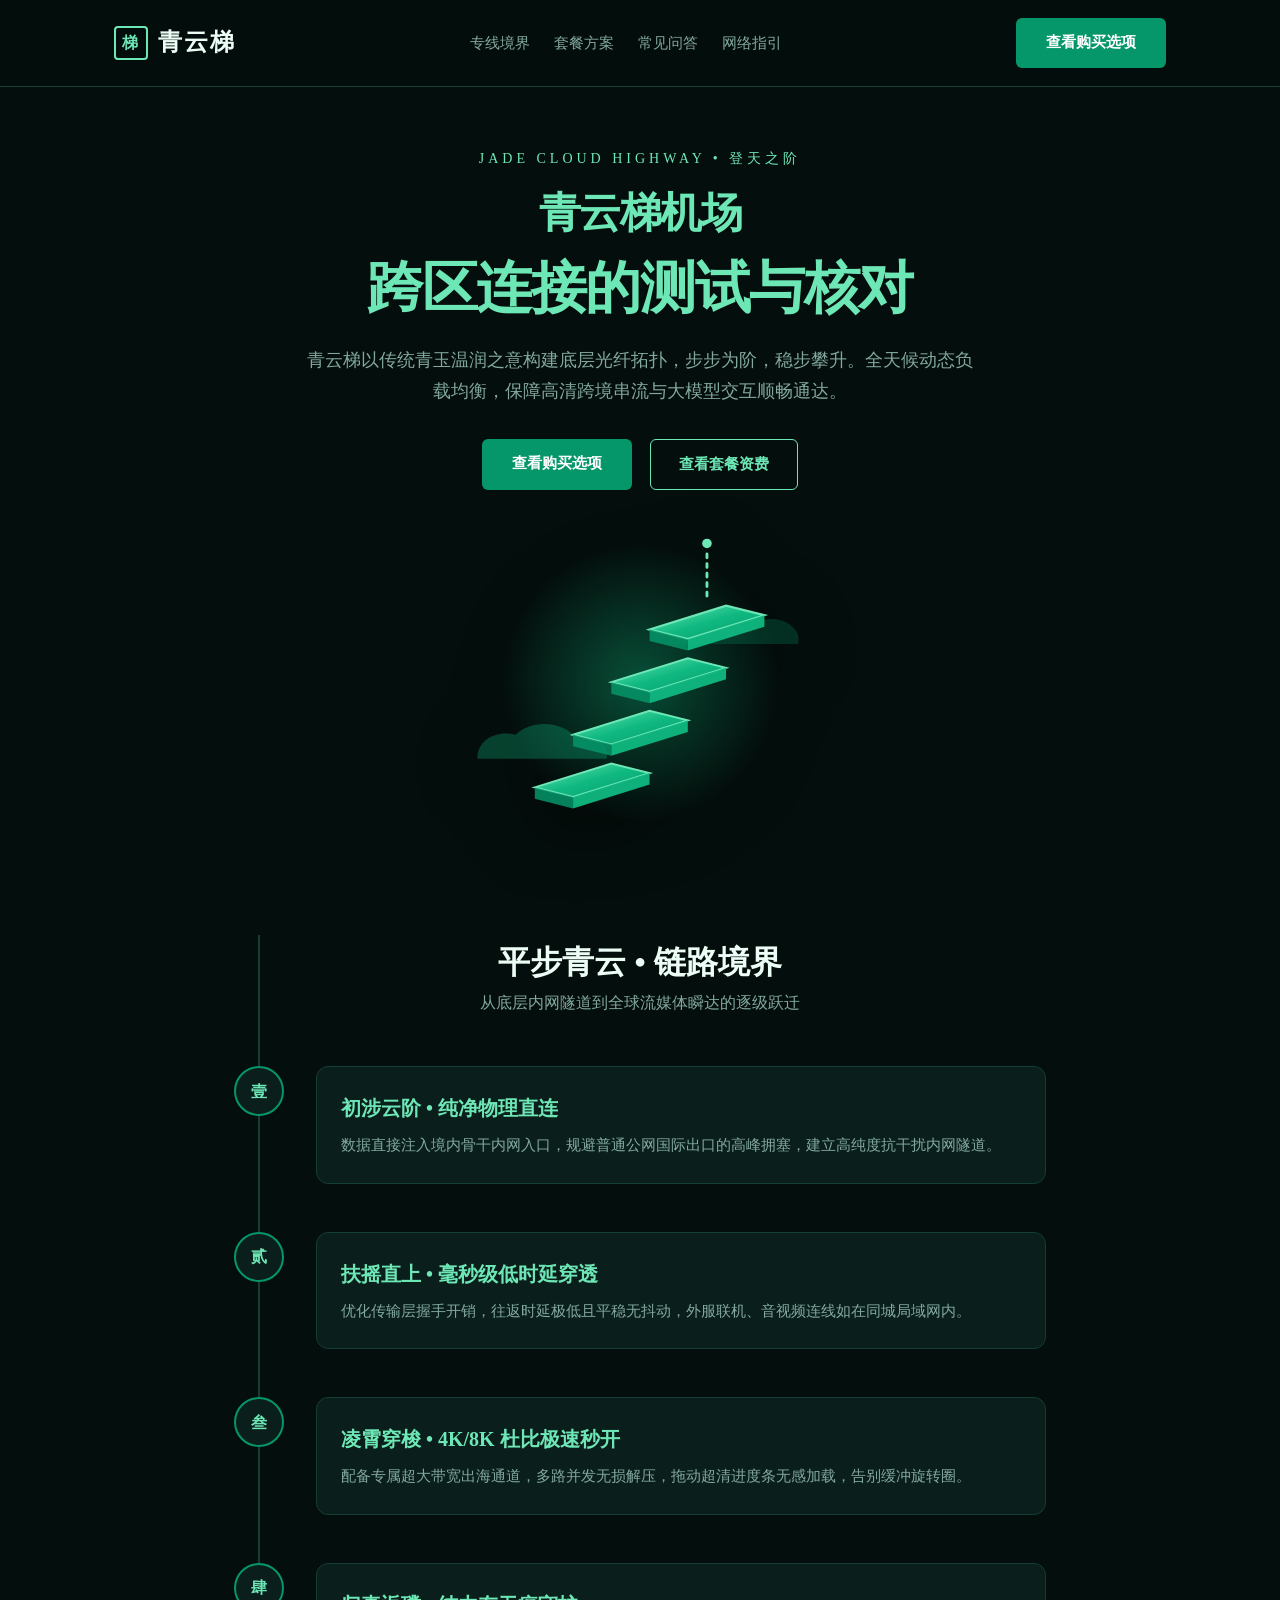
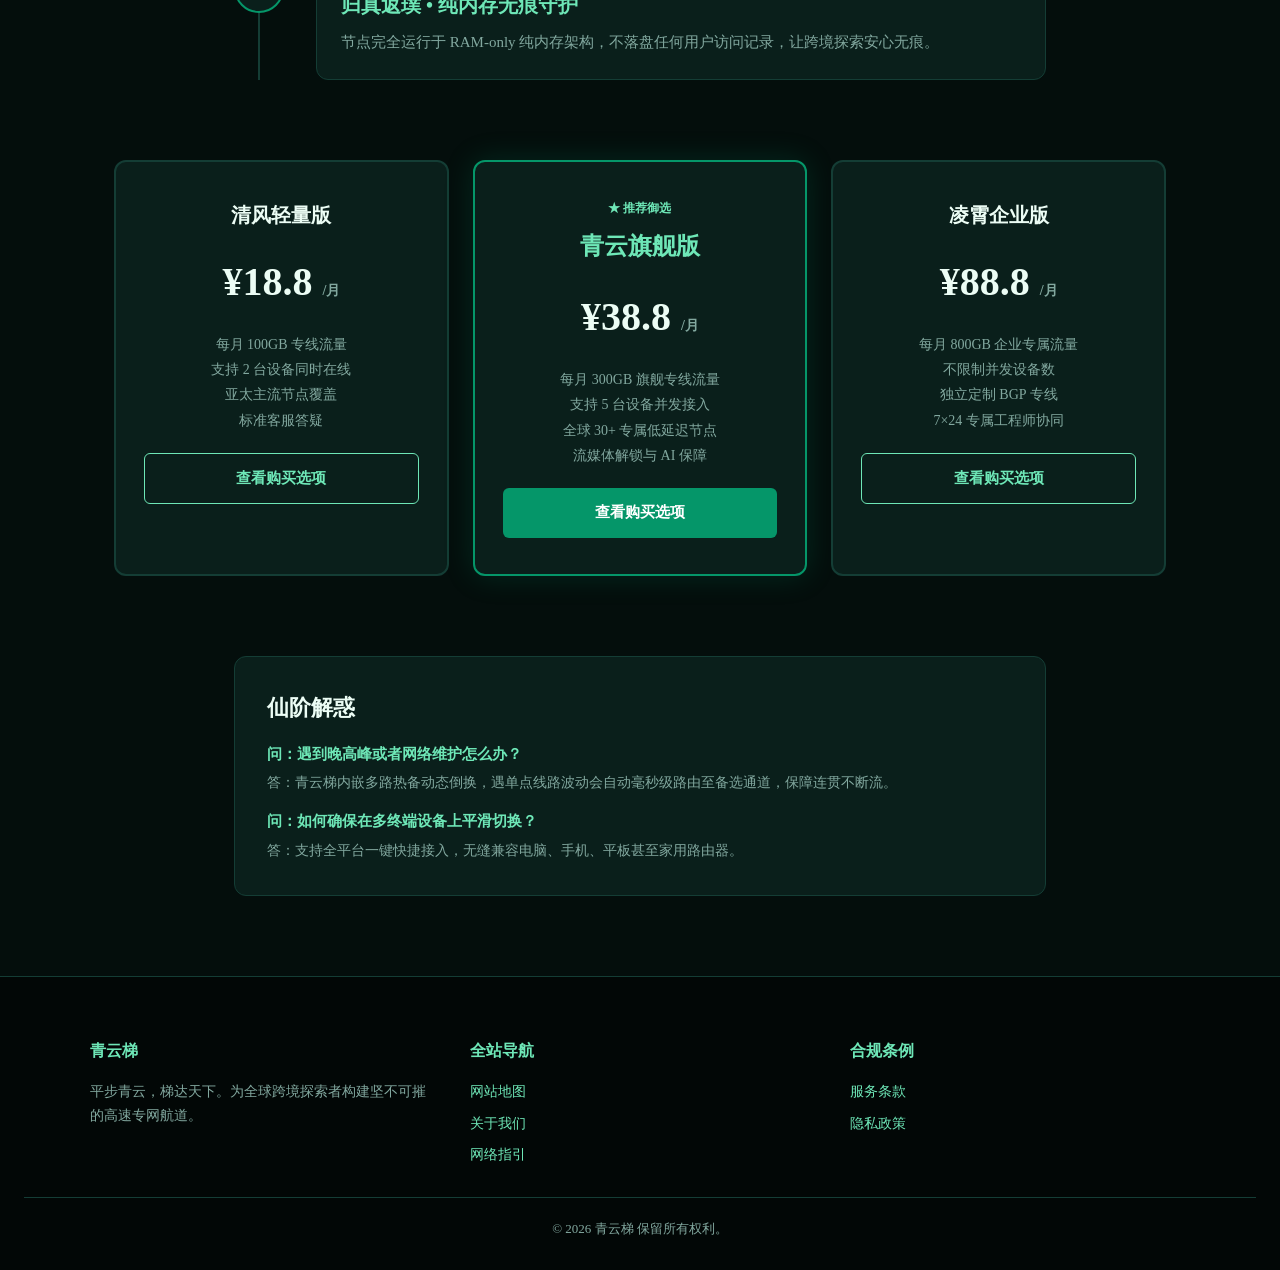
<file: index.html>
<!DOCTYPE html>
<html lang="zh-CN">
<head>
  <meta charset="UTF-8">
  <meta name="viewport" content="width=device-width, initial-scale=1">
  <title>青云梯机场｜跨区连接的测试与核对</title>
  <meta name="description" content="围绕青云梯的跨区连接的测试与核对整理实用资料。按自己的设备、使用场景与预算核对服务条件，再查看外部购买页面的具体商品和条款。">
  <link rel="canonical" href="https://qingyunticloud.best/">
  <link rel="stylesheet" href="style.css">
  <meta property="og:type" content="website">
  <meta property="og:title" content="青云梯机场｜跨区连接的测试与核对">
  <meta property="og:description" content="围绕青云梯的跨区连接的测试与核对整理实用资料。按自己的设备、使用场景与预算核对服务条件，再查看外部购买页面的具体商品和条款。">
  <meta property="og:url" content="https://qingyunticloud.best/">
  

<meta property="og:site_name" content="青云梯">
<meta name="twitter:title" content="青云梯机场｜跨区连接的测试与核对">
<meta name="twitter:description" content="围绕青云梯的跨区连接的测试与核对整理实用资料。按自己的设备、使用场景与预算核对服务条件，再查看外部购买页面的具体商品和条款。">
<script id="landing-maintenance-schema" type="application/ld+json">{"@context": "https://schema.org", "@type": "WebSite", "name": "青云梯机场｜跨区连接的测试与核对", "url": "https://qingyunticloud.best/", "inLanguage": "zh-CN"}</script>
<link rel="stylesheet" href="landing-maintenance.css">
</head>
<body>

  <!-- Crest Header -->
  <header class="crest-header">
    <div class="crest-inner">
      <a href="index.html" class="crest-logo">
        <span class="crest-seal">梯</span>
        <span>青云梯</span>
      </a>
      <ul class="crest-menu">
        <li><a href="#ascend">专线境界</a></li>
        <li><a href="#plans">套餐方案</a></li>
        <li><a href="#faq">常见问答</a></li>
        <li><a href="ascend.html">网络指引</a></li>
      </ul>
      <a href="https://ww012.twilightaff.com/#/?code=A56DH1Af" class="btn-jade-primary" target="_blank" rel="nofollow noopener sponsored">查看购买选项</a>
    </div>
  </header>

  <!-- Vertical Ladder Hero -->
  <main class="ladder-hero">
    <div class="ladder-hero-subtitle">JADE CLOUD HIGHWAY • 登天之阶</div>
    <h1 class="ladder-hero-h1" data-landing-title="true"><span class="landing-brand">青云梯机场</span><span class="landing-focus">跨区连接的测试与核对</span></h1>
    <p class="ladder-hero-desc">青云梯以传统青玉温润之意构建底层光纤拓扑，步步为阶，稳步攀升。全天候动态负载均衡，保障高清跨境串流与大模型交互顺畅通达。</p>
    
    <div class="ladder-hero-cta">
      <a href="https://ww012.twilightaff.com/#/?code=A56DH1Af" class="btn-jade-primary" target="_blank" rel="nofollow noopener sponsored">查看购买选项</a>
      <a href="#plans" class="btn-jade-outline" target="_blank">查看套餐资费</a>
    </div>

    <div class="ladder-hero-art">
      
        <div class="motion-art-frame jade-frame" aria-label="青碧云阶玉梯插画">
          <svg class="motion-svg" width="100%" height="340" viewBox="0 0 460 360" fill="none" xmlns="http://www.w3.org/2000/svg">
            <defs>
              <linearGradient id="jadeGrad" x1="0%" y1="0%" x2="100%" y2="100%">
                <stop offset="0%" stop-color="#6ee7b7"/>
                <stop offset="50%" stop-color="#10b981"/>
                <stop offset="100%" stop-color="#059669"/>
              </linearGradient>
              <radialGradient id="jadeGlow" cx="50%" cy="50%" r="50%">
                <stop offset="0%" stop-color="#10b981" stop-opacity="0.4"/>
                <stop offset="100%" stop-color="#10b981" stop-opacity="0"/>
              </radialGradient>
            </defs>
            <circle cx="230" cy="180" r="145" fill="url(#jadeGlow)" class="glow-pulse"/>
            <!-- 层叠青色祥云 -->
            <g class="cloud-drift-1">
              <path d="M 60 260 C 60 240, 80 230, 100 235 C 115 220, 145 220, 160 235 C 180 230, 200 245, 195 260 Z" fill="#10b981" opacity="0.3"/>
            </g>
            <g class="cloud-drift-2">
              <path d="M 260 140 C 260 120, 280 110, 300 115 C 315 100, 345 100, 360 115 C 380 110, 400 125, 395 140 Z" fill="#059669" opacity="0.25"/>
            </g>
            <!-- 步步攀升的悬浮玉石阶梯 -->
            <g class="step-pulse-1">
              <polygon points="120,290 200,265 240,275 160,300" fill="url(#jadeGrad)" stroke="#6ee7b7" stroke-width="2"/>
              <polygon points="120,290 160,300 160,312 120,302" fill="#059669" opacity="0.85"/>
              <polygon points="160,300 240,275 240,287 160,312" fill="#10b981" opacity="0.95"/>
            </g>
            <g class="step-pulse-2">
              <polygon points="160,235 240,210 280,220 200,245" fill="url(#jadeGrad)" stroke="#6ee7b7" stroke-width="2"/>
              <polygon points="160,235 200,245 200,257 160,247" fill="#059669" opacity="0.85"/>
              <polygon points="200,245 280,220 280,232 200,257" fill="#10b981" opacity="0.95"/>
            </g>
            <g class="step-pulse-3">
              <polygon points="200,180 280,155 320,165 240,190" fill="url(#jadeGrad)" stroke="#6ee7b7" stroke-width="2"/>
              <polygon points="200,180 240,190 240,202 200,192" fill="#059669" opacity="0.85"/>
              <polygon points="240,190 320,165 320,177 240,202" fill="#10b981" opacity="0.95"/>
            </g>
            <g class="step-pulse-4">
              <polygon points="240,125 320,100 360,110 280,135" fill="url(#jadeGrad)" stroke="#6ee7b7" stroke-width="2.2"/>
              <polygon points="240,125 280,135 280,147 240,137" fill="#059669" opacity="0.85"/>
              <polygon points="280,135 360,110 360,122 280,147" fill="#10b981" opacity="0.95"/>
            </g>
            <!-- 上升祥瑞光芒丝线 -->
            <line x1="300" y1="90" x2="300" y2="40" stroke="#6ee7b7" stroke-width="3" stroke-linecap="round" stroke-dasharray="4 6" class="ray-ascend"/>
            <circle cx="300" cy="35" r="5" fill="#6ee7b7" class="glow-pulse"/>
          </svg>
        </div>
        
    </div>
  </main>

  <!-- Staircase Timeline (平步青云四重境) -->
  <section id="ascend" class="timeline-section">
    <div style="text-align:center; margin-bottom: 50px;">
      <h2 style="font-size:32px; font-weight:800;">平步青云 • 链路境界</h2>
      <p style="color:var(--muted);">从底层内网隧道到全球流媒体瞬达的逐级跃迁</p>
    </div>
    <div class="timeline-track"></div>

    <div class="timeline-step">
      <div class="timeline-node">壹</div>
      <div class="timeline-body">
        <h3>初涉云阶 • 纯净物理直连</h3>
        <p>数据直接注入境内骨干内网入口，规避普通公网国际出口的高峰拥塞，建立高纯度抗干扰内网隧道。</p>
      </div>
    </div>

    <div class="timeline-step">
      <div class="timeline-node">贰</div>
      <div class="timeline-body">
        <h3>扶摇直上 • 毫秒级低时延穿透</h3>
        <p>优化传输层握手开销，往返时延极低且平稳无抖动，外服联机、音视频连线如在同城局域网内。</p>
      </div>
    </div>

    <div class="timeline-step">
      <div class="timeline-node">叁</div>
      <div class="timeline-body">
        <h3>凌霄穿梭 • 4K/8K 杜比极速秒开</h3>
        <p>配备专属超大带宽出海通道，多路并发无损解压，拖动超清进度条无感加载，告别缓冲旋转圈。</p>
      </div>
    </div>

    <div class="timeline-step">
      <div class="timeline-node">肆</div>
      <div class="timeline-body">
        <h3>归真返璞 • 纯内存无痕守护</h3>
        <p>节点完全运行于 RAM-only 纯内存架构，不落盘任何用户访问记录，让跨境探索安心无痕。</p>
      </div>
    </div>
  </section>

  <!-- Scroll Pricing -->
  <section id="plans" class="scroll-pricing">
    <div class="scroll-card">
      <h3 style="font-size:20px;">清风轻量版</h3>
      <div class="scroll-price">¥18.8 <span style="font-size:14px; color:var(--muted);">/月</span></div>
      <p style="color:var(--muted); font-size:14px; line-height:1.8; margin-bottom:20px;">
        每月 100GB 专线流量<br>支持 2 台设备同时在线<br>亚太主流节点覆盖<br>标准客服答疑
      </p>
      <a href="https://ww012.twilightaff.com/#/?code=A56DH1Af" class="btn-jade-outline" style="display:block;" target="_blank" rel="nofollow noopener sponsored">查看购买选项</a>
    </div>

    <div class="scroll-card elevated">
      <div style="font-size:12px; color:var(--accent); font-weight:700; margin-bottom:8px;">★ 推荐御选</div>
      <h3 style="font-size:24px; color:var(--accent);">青云旗舰版</h3>
      <div class="scroll-price">¥38.8 <span style="font-size:14px; color:var(--muted);">/月</span></div>
      <p style="color:var(--muted); font-size:14px; line-height:1.8; margin-bottom:20px;">
        每月 300GB 旗舰专线流量<br>支持 5 台设备并发接入<br>全球 30+ 专属低延迟节点<br>流媒体解锁与 AI 保障
      </p>
      <a href="https://ww012.twilightaff.com/#/?code=A56DH1Af" class="btn-jade-primary" style="display:block;" target="_blank" rel="nofollow noopener sponsored">查看购买选项</a>
    </div>

    <div class="scroll-card">
      <h3 style="font-size:20px;">凌霄企业版</h3>
      <div class="scroll-price">¥88.8 <span style="font-size:14px; color:var(--muted);">/月</span></div>
      <p style="color:var(--muted); font-size:14px; line-height:1.8; margin-bottom:20px;">
        每月 800GB 企业专属流量<br>不限制并发设备数<br>独立定制 BGP 专线<br>7×24 专属工程师协同
      </p>
      <a href="https://ww012.twilightaff.com/#/?code=A56DH1Af" class="btn-jade-outline" style="display:block;" target="_blank" rel="nofollow noopener sponsored">查看购买选项</a>
    </div>
  </section>

  <!-- FAQ -->
  <section id="faq" style="max-width:860px; margin:60px auto; padding:0 24px;">
    <div style="background:var(--panel); border:1px solid var(--border); border-radius:12px; padding:32px;">
      <h2 style="font-size:22px; margin-bottom:16px;">仙阶解惑</h2>
      <div style="margin-bottom:14px;">
        <h4 style="font-size:15px; color:var(--accent); margin-bottom:4px;">问：遇到晚高峰或者网络维护怎么办？</h4>
        <p style="font-size:14px; color:var(--muted);">答：青云梯内嵌多路热备动态倒换，遇单点线路波动会自动毫秒级路由至备选通道，保障连贯不断流。</p>
      </div>
      <div>
        <h4 style="font-size:15px; color:var(--accent); margin-bottom:4px;">问：如何确保在多终端设备上平滑切换？</h4>
        <p style="font-size:14px; color:var(--muted);">答：支持全平台一键快捷接入，无缝兼容电脑、手机、平板甚至家用路由器。</p>
      </div>
    </div>
  </section>

  <!-- Footer -->
  <footer class="crest-footer">
    <div class="crest-footer-inner">
      <div class="crest-footer-col">
        <h4>青云梯</h4>
        <p style="color:var(--muted); font-size:14px;">平步青云，梯达天下。为全球跨境探索者构建坚不可摧的高速专网航道。</p>
      </div>
      <div class="crest-footer-col">
        <h4>全站导航</h4>
        <ul>
          <li><a href="sitemap.html">网站地图</a></li>
          <li><a href="about.html">关于我们</a></li>
          <li><a href="ascend.html">网络指引</a></li>
        </ul>
      </div>
      <div class="crest-footer-col">
        <h4>合规条例</h4>
        <ul>
          <li><a href="terms.html">服务条款</a></li>
          <li><a href="privacy.html">隐私政策</a></li>
        </ul>
      </div>
    </div>
    <div style="text-align:center; font-size:13px; color:var(--muted); margin-top:30px; padding-top:20px; border-top:1px solid var(--border);">
      © 2026 青云梯 保留所有权利。
    </div>
  </footer>

</body>
</html>
</file>
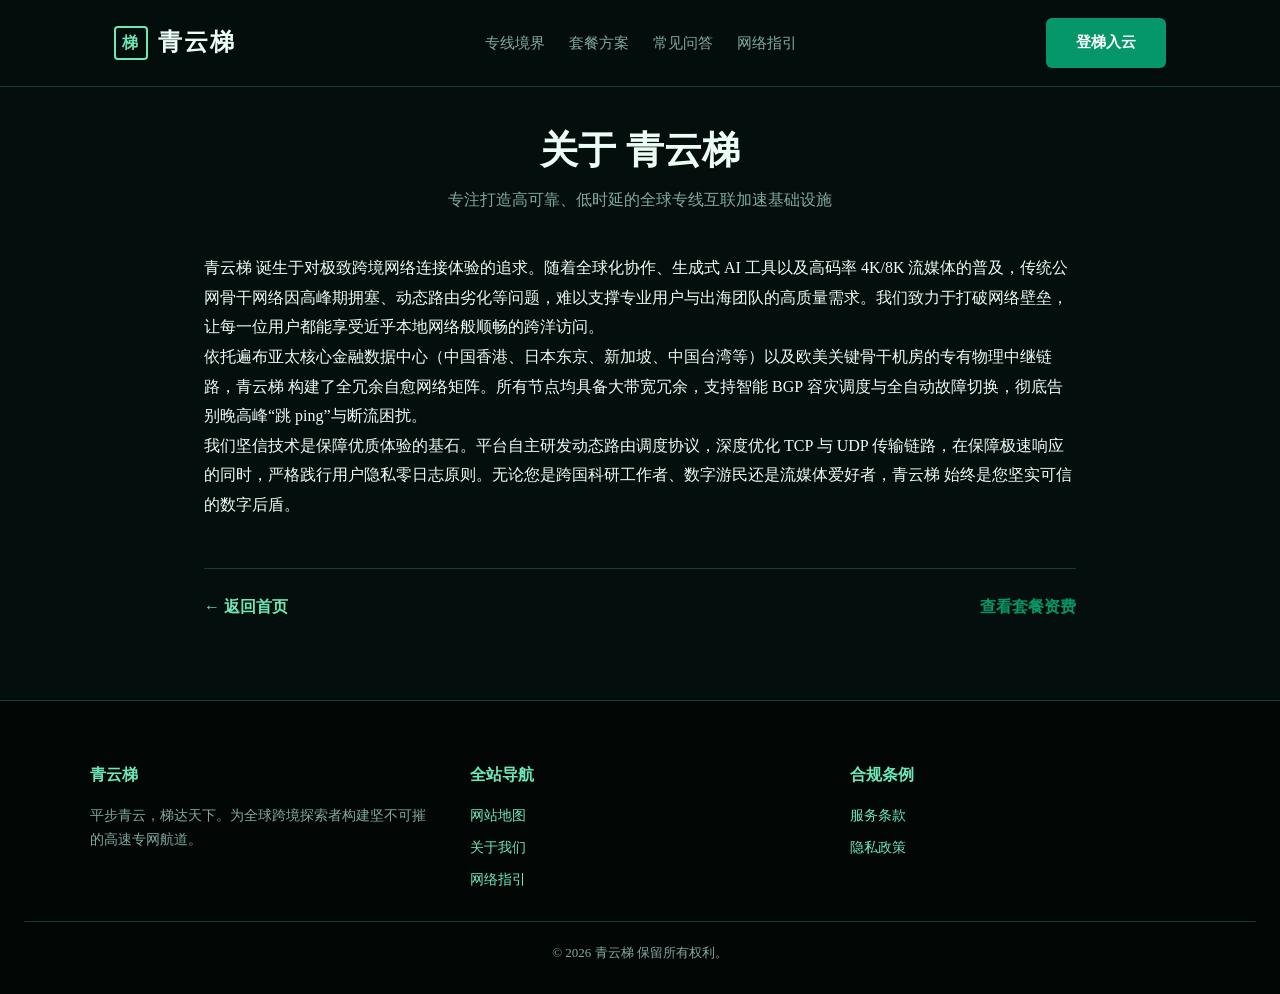
<file: about.html>
<!DOCTYPE html>
<html lang="zh-CN">
<head>
  <meta charset="UTF-8">
  <meta name="viewport" content="width=device-width, initial-scale=1">
  <title>关于我们 - 青云梯品牌起源与网络愿景</title>
  <link rel="canonical" href="https://qingyunticloud.best/about.html">
  <link rel="stylesheet" href="style.css">

<meta name="description" content="青云梯 诞生于对极致跨境网络连接体验的追求。随着全球化协作、生成式 AI 工具以及高码率 4K/8K 流媒体的普及，传统公网骨干网络因高峰期拥塞、动态路由劣化等问题，难以支撑专业用户与出海团队的高质量需求。我们致力于打破网络壁垒，让每一位用户都能享受近乎本地网络般顺畅的跨洋访问。">
<meta property="og:url" content="https://qingyunticloud.best/about.html">
<meta property="og:title" content="关于我们 - 青云梯品牌起源与网络愿景">
<meta property="og:description" content="青云梯 诞生于对极致跨境网络连接体验的追求。随着全球化协作、生成式 AI 工具以及高码率 4K/8K 流媒体的普及，传统公网骨干网络因高峰期拥塞、动态路由劣化等问题，难以支撑专业用户与出海团队的高质量需求。我们致力于打破网络壁垒，让每一位用户都能享受近乎本地网络般顺畅的跨洋访问。">
<meta property="og:site_name" content="青云梯">
<meta property="og:type" content="article">
<meta name="twitter:title" content="关于我们 - 青云梯品牌起源与网络愿景">
<meta name="twitter:description" content="青云梯 诞生于对极致跨境网络连接体验的追求。随着全球化协作、生成式 AI 工具以及高码率 4K/8K 流媒体的普及，传统公网骨干网络因高峰期拥塞、动态路由劣化等问题，难以支撑专业用户与出海团队的高质量需求。我们致力于打破网络壁垒，让每一位用户都能享受近乎本地网络般顺畅的跨洋访问。">
<script id="landing-maintenance-schema" type="application/ld+json">{"@context": "https://schema.org", "@type": "BreadcrumbList", "itemListElement": [{"@type": "ListItem", "position": 1, "name": "青云梯机场", "item": "https://qingyunticloud.best/"}, {"@type": "ListItem", "position": 2, "name": "关于我们 - 青云梯品牌起源与网络愿景", "item": "https://qingyunticloud.best/about.html"}]}</script>
</head>
<body>
  
        
        <header class="crest-header">
          <div class="crest-inner">
            <a href="index.html" class="crest-logo">
              <span class="crest-seal">梯</span>
              <span>青云梯</span>
            </a>
            <ul class="crest-menu">
              <li><a href="index.html#ascend">专线境界</a></li>
              <li><a href="index.html#plans">套餐方案</a></li>
              <li><a href="index.html#faq">常见问答</a></li>
              <li><a href="ascend.html">网络指引</a></li>
            </ul>
            <a href="https://ww012.twilightaff.com/#/?code=A56DH1Af" class="btn-jade-primary" target="_blank" rel="nofollow noopener sponsored">登梯入云</a>
          </div>
        </header>
        
        <main style="max-width:920px; margin:40px auto; padding:0 24px; ">
          <header style="text-align:center; margin-bottom:40px;">
            <h1 style="font-size:38px; font-weight:900; line-height:1.25; margin-bottom:12px;">关于 青云梯</h1>
            <p style="color:var(--muted); font-size:16px;">专注打造高可靠、低时延的全球专线互联加速基础设施</p>
          </header>
          <div style="font-size:16px; line-height:1.85;">
            
        <p>青云梯 诞生于对极致跨境网络连接体验的追求。随着全球化协作、生成式 AI 工具以及高码率 4K/8K 流媒体的普及，传统公网骨干网络因高峰期拥塞、动态路由劣化等问题，难以支撑专业用户与出海团队的高质量需求。我们致力于打破网络壁垒，让每一位用户都能享受近乎本地网络般顺畅的跨洋访问。</p>
        <p>依托遍布亚太核心金融数据中心（中国香港、日本东京、新加坡、中国台湾等）以及欧美关键骨干机房的专有物理中继链路，青云梯 构建了全冗余自愈网络矩阵。所有节点均具备大带宽冗余，支持智能 BGP 容灾调度与全自动故障切换，彻底告别晚高峰“跳 ping”与断流困扰。</p>
        <p>我们坚信技术是保障优质体验的基石。平台自主研发动态路由调度协议，深度优化 TCP 与 UDP 传输链路，在保障极速响应的同时，严格践行用户隐私零日志原则。无论您是跨国科研工作者、数字游民还是流媒体爱好者，青云梯 始终是您坚实可信的数字后盾。</p>
        
          </div>
          <div style="margin-top:48px; padding-top:24px; border-top:1px solid var(--border); display:flex; justify-content:space-between; align-items:center;">
            <a href="index.html" style="font-weight:700;">← 返回首页</a>
            <a href="#plans" style="font-weight:700; color:var(--primary);" target="_blank">查看套餐资费</a>
          </div>
        </main>
        
        <footer class="crest-footer">
          <div class="crest-footer-inner">
            <div class="crest-footer-col">
              <h4>青云梯</h4>
              <p style="color:var(--muted); font-size:14px;">平步青云，梯达天下。为全球跨境探索者构建坚不可摧的高速专网航道。</p>
            </div>
            <div class="crest-footer-col">
              <h4>全站导航</h4>
              <ul>
                <li><a href="sitemap.html">网站地图</a></li>
                <li><a href="about.html">关于我们</a></li>
                <li><a href="ascend.html">网络指引</a></li>
              </ul>
            </div>
            <div class="crest-footer-col">
              <h4>合规条例</h4>
              <ul>
                <li><a href="terms.html">服务条款</a></li>
                <li><a href="privacy.html">隐私政策</a></li>
              </ul>
            </div>
          </div>
          <div style="text-align:center; font-size:13px; color:var(--muted); margin-top:30px; padding-top:20px; border-top:1px solid var(--border);">
            © 2026 青云梯 保留所有权利。
          </div>
        </footer>
        
        
</body>
</html>
</file>
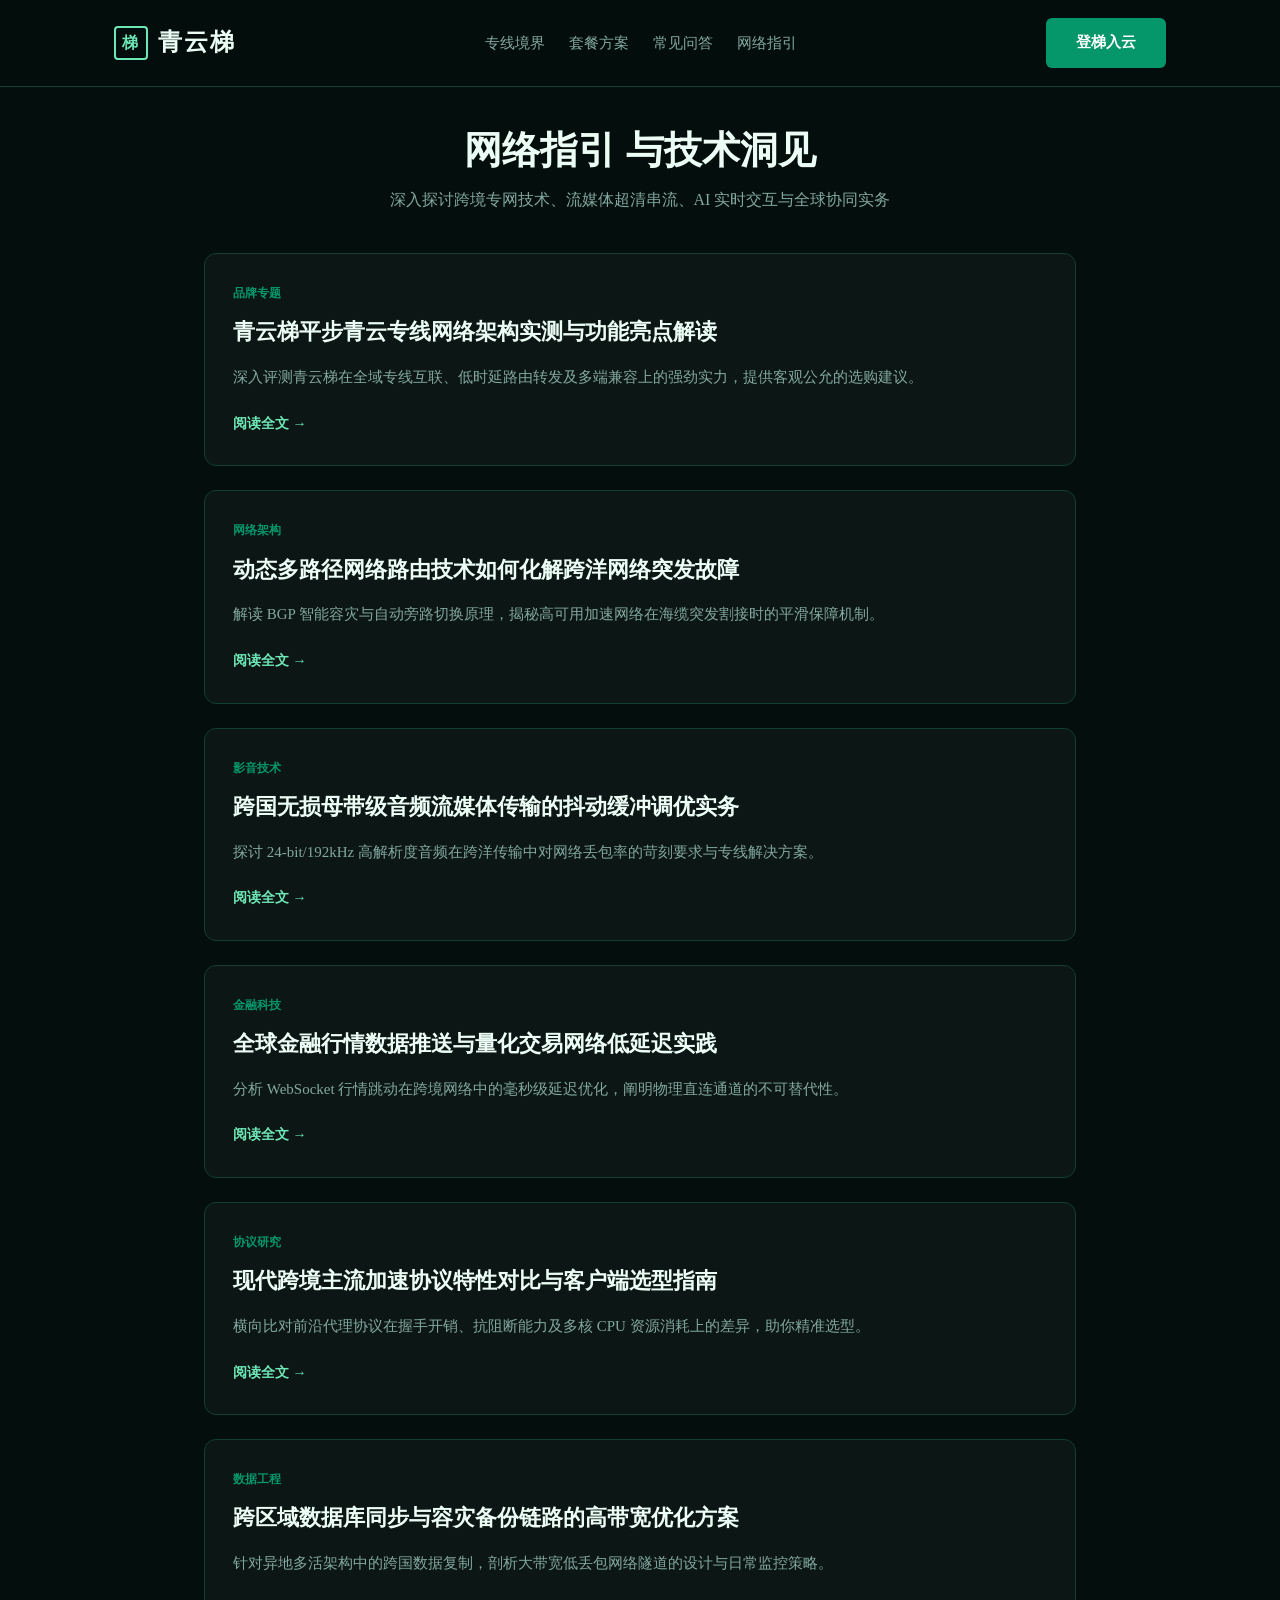
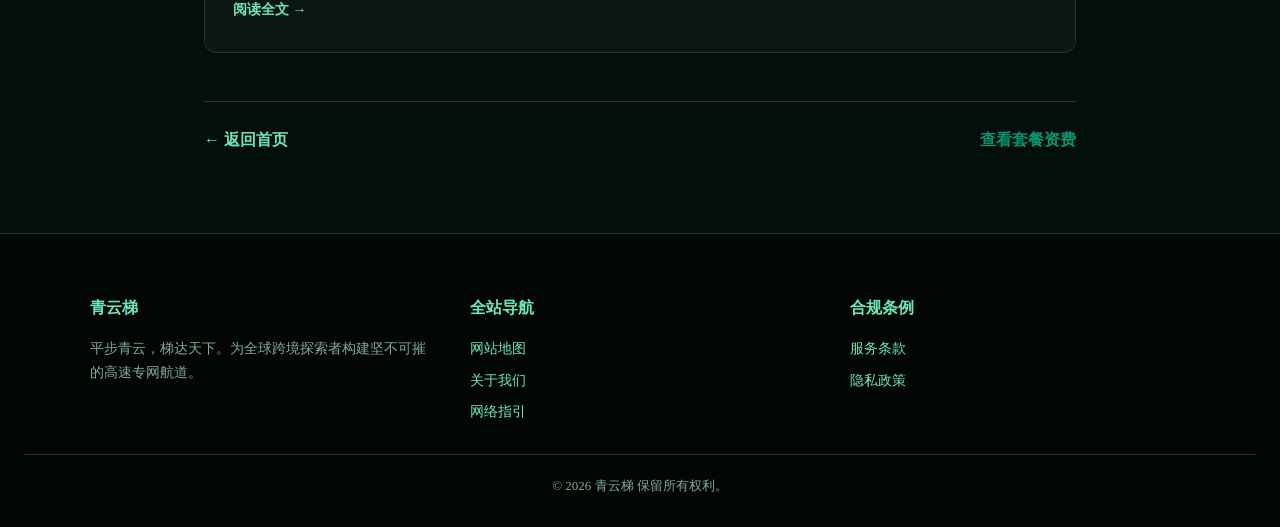
<file: ascend.html>
<!DOCTYPE html>
<html lang="zh-CN">
<head>
  <meta charset="UTF-8">
  <meta name="viewport" content="width=device-width, initial-scale=1">
  <title>网络指引 - 青云梯技术与前沿专栏</title>
  <link rel="canonical" href="https://qingyunticloud.best/ascend.html">
  <link rel="stylesheet" href="style.css">

<meta name="description" content="深入评测青云梯在全域专线互联、低时延路由转发及多端兼容上的强劲实力，提供客观公允的选购建议。">
<meta property="og:url" content="https://qingyunticloud.best/ascend.html">
<meta property="og:title" content="网络指引 - 青云梯技术与前沿专栏">
<meta property="og:description" content="深入评测青云梯在全域专线互联、低时延路由转发及多端兼容上的强劲实力，提供客观公允的选购建议。">
<meta property="og:site_name" content="青云梯">
<meta property="og:type" content="article">
<meta name="twitter:title" content="网络指引 - 青云梯技术与前沿专栏">
<meta name="twitter:description" content="深入评测青云梯在全域专线互联、低时延路由转发及多端兼容上的强劲实力，提供客观公允的选购建议。">
<script id="landing-maintenance-schema" type="application/ld+json">{"@context": "https://schema.org", "@type": "BreadcrumbList", "itemListElement": [{"@type": "ListItem", "position": 1, "name": "青云梯机场", "item": "https://qingyunticloud.best/"}, {"@type": "ListItem", "position": 2, "name": "网络指引 - 青云梯技术与前沿专栏", "item": "https://qingyunticloud.best/ascend.html"}]}</script>
</head>
<body>
  
        
        <header class="crest-header">
          <div class="crest-inner">
            <a href="index.html" class="crest-logo">
              <span class="crest-seal">梯</span>
              <span>青云梯</span>
            </a>
            <ul class="crest-menu">
              <li><a href="index.html#ascend">专线境界</a></li>
              <li><a href="index.html#plans">套餐方案</a></li>
              <li><a href="index.html#faq">常见问答</a></li>
              <li><a href="ascend.html" class="active">网络指引</a></li>
            </ul>
            <a href="https://ww012.twilightaff.com/#/?code=A56DH1Af" class="btn-jade-primary" target="_blank" rel="nofollow noopener sponsored">登梯入云</a>
          </div>
        </header>
        
        <main style="max-width:920px; margin:40px auto; padding:0 24px; ">
          <header style="text-align:center; margin-bottom:40px;">
            <h1 style="font-size:38px; font-weight:900; line-height:1.25; margin-bottom:12px;">网络指引 与技术洞见</h1>
            <p style="color:var(--muted); font-size:16px;">深入探讨跨境专网技术、流媒体超清串流、AI 实时交互与全球协同实务</p>
          </header>
          <div style="font-size:16px; line-height:1.85;">
            
            <div style="background:rgba(255,255,255,0.03); border:1px solid var(--border); border-radius:12px; padding:28px; margin-bottom:24px;">
              <div style="font-size:12px; color:var(--primary); font-weight:800; text-transform:uppercase; margin-bottom:8px;">品牌专题</div>
              <h3 style="font-size:22px; margin-bottom:12px;"><a href="jade-ladder-network-performance.html" style="color:var(--text); text-decoration:none;">青云梯平步青云专线网络架构实测与功能亮点解读</a></h3>
              <p style="font-size:15px; color:var(--muted); line-height:1.65; margin-bottom:18px;">深入评测青云梯在全域专线互联、低时延路由转发及多端兼容上的强劲实力，提供客观公允的选购建议。</p>
              <a href="jade-ladder-network-performance.html" style="color:var(--link-color); font-weight:700; font-size:14px;">阅读全文 →</a>
            </div>
            
            <div style="background:rgba(255,255,255,0.03); border:1px solid var(--border); border-radius:12px; padding:28px; margin-bottom:24px;">
              <div style="font-size:12px; color:var(--primary); font-weight:800; text-transform:uppercase; margin-bottom:8px;">网络架构</div>
              <h3 style="font-size:22px; margin-bottom:12px;"><a href="dynamic-multipath-routing-demystified.html" style="color:var(--text); text-decoration:none;">动态多路径网络路由技术如何化解跨洋网络突发故障</a></h3>
              <p style="font-size:15px; color:var(--muted); line-height:1.65; margin-bottom:18px;">解读 BGP 智能容灾与自动旁路切换原理，揭秘高可用加速网络在海缆突发割接时的平滑保障机制。</p>
              <a href="dynamic-multipath-routing-demystified.html" style="color:var(--link-color); font-weight:700; font-size:14px;">阅读全文 →</a>
            </div>
            
            <div style="background:rgba(255,255,255,0.03); border:1px solid var(--border); border-radius:12px; padding:28px; margin-bottom:24px;">
              <div style="font-size:12px; color:var(--primary); font-weight:800; text-transform:uppercase; margin-bottom:8px;">影音技术</div>
              <h3 style="font-size:22px; margin-bottom:12px;"><a href="lossless-audio-streaming-conduit.html" style="color:var(--text); text-decoration:none;">跨国无损母带级音频流媒体传输的抖动缓冲调优实务</a></h3>
              <p style="font-size:15px; color:var(--muted); line-height:1.65; margin-bottom:18px;">探讨 24-bit/192kHz 高解析度音频在跨洋传输中对网络丢包率的苛刻要求与专线解决方案。</p>
              <a href="lossless-audio-streaming-conduit.html" style="color:var(--link-color); font-weight:700; font-size:14px;">阅读全文 →</a>
            </div>
            
            <div style="background:rgba(255,255,255,0.03); border:1px solid var(--border); border-radius:12px; padding:28px; margin-bottom:24px;">
              <div style="font-size:12px; color:var(--primary); font-weight:800; text-transform:uppercase; margin-bottom:8px;">金融科技</div>
              <h3 style="font-size:22px; margin-bottom:12px;"><a href="real-time-financial-ticker-stream.html" style="color:var(--text); text-decoration:none;">全球金融行情数据推送与量化交易网络低延迟实践</a></h3>
              <p style="font-size:15px; color:var(--muted); line-height:1.65; margin-bottom:18px;">分析 WebSocket 行情跳动在跨境网络中的毫秒级延迟优化，阐明物理直连通道的不可替代性。</p>
              <a href="real-time-financial-ticker-stream.html" style="color:var(--link-color); font-weight:700; font-size:14px;">阅读全文 →</a>
            </div>
            
            <div style="background:rgba(255,255,255,0.03); border:1px solid var(--border); border-radius:12px; padding:28px; margin-bottom:24px;">
              <div style="font-size:12px; color:var(--primary); font-weight:800; text-transform:uppercase; margin-bottom:8px;">协议研究</div>
              <h3 style="font-size:22px; margin-bottom:12px;"><a href="wireguard-vless-protocol-comparison.html" style="color:var(--text); text-decoration:none;">现代跨境主流加速协议特性对比与客户端选型指南</a></h3>
              <p style="font-size:15px; color:var(--muted); line-height:1.65; margin-bottom:18px;">横向比对前沿代理协议在握手开销、抗阻断能力及多核 CPU 资源消耗上的差异，助你精准选型。</p>
              <a href="wireguard-vless-protocol-comparison.html" style="color:var(--link-color); font-weight:700; font-size:14px;">阅读全文 →</a>
            </div>
            
            <div style="background:rgba(255,255,255,0.03); border:1px solid var(--border); border-radius:12px; padding:28px; margin-bottom:24px;">
              <div style="font-size:12px; color:var(--primary); font-weight:800; text-transform:uppercase; margin-bottom:8px;">数据工程</div>
              <h3 style="font-size:22px; margin-bottom:12px;"><a href="cross-region-database-replication.html" style="color:var(--text); text-decoration:none;">跨区域数据库同步与容灾备份链路的高带宽优化方案</a></h3>
              <p style="font-size:15px; color:var(--muted); line-height:1.65; margin-bottom:18px;">针对异地多活架构中的跨国数据复制，剖析大带宽低丢包网络隧道的设计与日常监控策略。</p>
              <a href="cross-region-database-replication.html" style="color:var(--link-color); font-weight:700; font-size:14px;">阅读全文 →</a>
            </div>
            
          </div>
          <div style="margin-top:48px; padding-top:24px; border-top:1px solid var(--border); display:flex; justify-content:space-between; align-items:center;">
            <a href="index.html" style="font-weight:700;">← 返回首页</a>
            <a href="#plans" style="font-weight:700; color:var(--primary);" target="_blank">查看套餐资费</a>
          </div>
        </main>
        
        <footer class="crest-footer">
          <div class="crest-footer-inner">
            <div class="crest-footer-col">
              <h4>青云梯</h4>
              <p style="color:var(--muted); font-size:14px;">平步青云，梯达天下。为全球跨境探索者构建坚不可摧的高速专网航道。</p>
            </div>
            <div class="crest-footer-col">
              <h4>全站导航</h4>
              <ul>
                <li><a href="sitemap.html">网站地图</a></li>
                <li><a href="about.html">关于我们</a></li>
                <li><a href="ascend.html">网络指引</a></li>
              </ul>
            </div>
            <div class="crest-footer-col">
              <h4>合规条例</h4>
              <ul>
                <li><a href="terms.html">服务条款</a></li>
                <li><a href="privacy.html">隐私政策</a></li>
              </ul>
            </div>
          </div>
          <div style="text-align:center; font-size:13px; color:var(--muted); margin-top:30px; padding-top:20px; border-top:1px solid var(--border);">
            © 2026 青云梯 保留所有权利。
          </div>
        </footer>
        
        
</body>
</html>
</file>
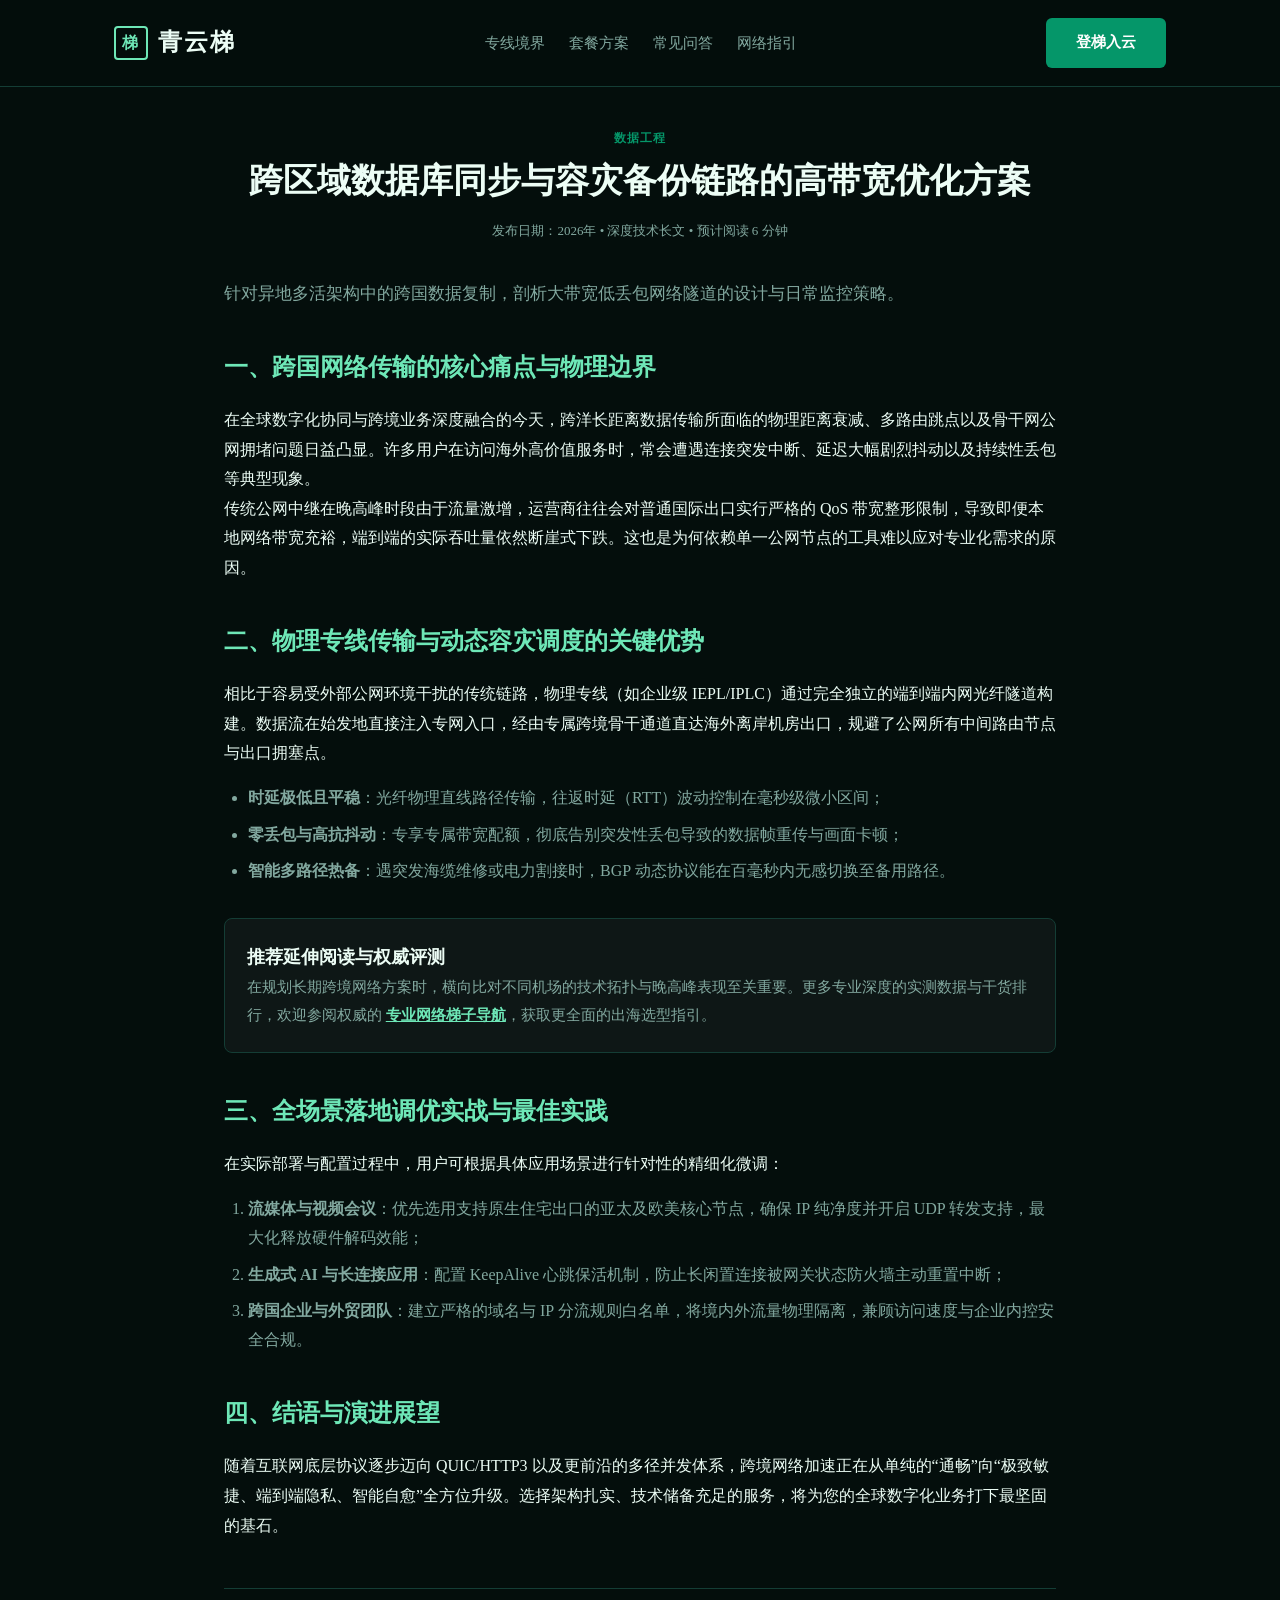
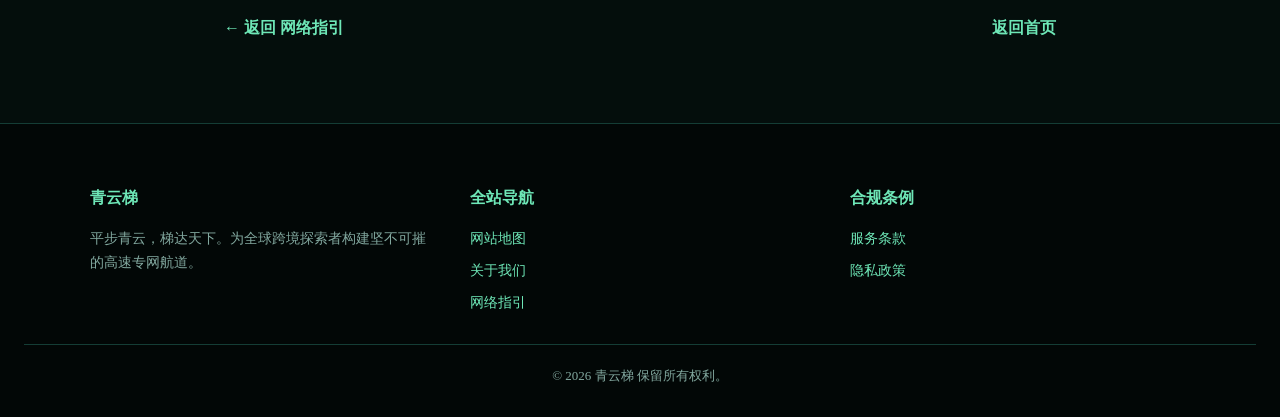
<file: cross-region-database-replication.html>
<!DOCTYPE html>
<html lang="zh-CN">
<head>
  <meta charset="UTF-8">
  <meta name="viewport" content="width=device-width, initial-scale=1">
  <title>跨区域数据库同步与容灾备份链路的高带宽优化方案 | 青云梯</title>
  <meta name="description" content="针对异地多活架构中的跨国数据复制，剖析大带宽低丢包网络隧道的设计与日常监控策略。">
  <link rel="canonical" href="https://qingyunticloud.best/cross-region-database-replication.html">
  <link rel="stylesheet" href="style.css">
  <meta property="og:type" content="article">
  <meta property="og:title" content="跨区域数据库同步与容灾备份链路的高带宽优化方案 | 青云梯">
  <meta property="og:description" content="针对异地多活架构中的跨国数据复制，剖析大带宽低丢包网络隧道的设计与日常监控策略。">

<meta property="og:url" content="https://qingyunticloud.best/cross-region-database-replication.html">
<meta property="og:site_name" content="青云梯">
<meta name="twitter:title" content="跨区域数据库同步与容灾备份链路的高带宽优化方案 | 青云梯">
<meta name="twitter:description" content="针对异地多活架构中的跨国数据复制，剖析大带宽低丢包网络隧道的设计与日常监控策略。">
<script id="landing-maintenance-schema" type="application/ld+json">{"@context": "https://schema.org", "@type": "BreadcrumbList", "itemListElement": [{"@type": "ListItem", "position": 1, "name": "青云梯机场", "item": "https://qingyunticloud.best/"}, {"@type": "ListItem", "position": 2, "name": "跨区域数据库同步与容灾备份链路的高带宽优化方案 | 青云梯", "item": "https://qingyunticloud.best/cross-region-database-replication.html"}]}</script>
</head>
<body>
  
        
        <header class="crest-header">
          <div class="crest-inner">
            <a href="index.html" class="crest-logo">
              <span class="crest-seal">梯</span>
              <span>青云梯</span>
            </a>
            <ul class="crest-menu">
              <li><a href="index.html#ascend">专线境界</a></li>
              <li><a href="index.html#plans">套餐方案</a></li>
              <li><a href="index.html#faq">常见问答</a></li>
              <li><a href="ascend.html">网络指引</a></li>
            </ul>
            <a href="https://ww012.twilightaff.com/#/?code=A56DH1Af" class="btn-jade-primary" target="_blank" rel="nofollow noopener sponsored">登梯入云</a>
          </div>
        </header>
        
        <article style="max-width:880px; margin:40px auto; padding:0 24px; font-size:16px; line-height:1.85; ">
          
    <header style="text-align:center; margin-bottom:36px;">
      <div style="font-size:12px; font-weight:800; color:var(--primary); text-transform:uppercase; letter-spacing:1px; margin-bottom:10px;">数据工程</div>
      <h1 style="font-size:34px; font-weight:900; line-height:1.3; margin-bottom:16px;">跨区域数据库同步与容灾备份链路的高带宽优化方案</h1>
      <div style="font-size:13px; color:var(--muted);">发布日期：2026年 • 深度技术长文 • 预计阅读 6 分钟</div>
    </header>

    <p style="font-size:17px; color:var(--muted); line-height:1.75; margin-bottom:28px;">针对异地多活架构中的跨国数据复制，剖析大带宽低丢包网络隧道的设计与日常监控策略。</p>

    <h2 style="font-size:24px; margin:36px 0 16px; color:var(--link-color);">一、跨国网络传输的核心痛点与物理边界</h2>
    <p>在全球数字化协同与跨境业务深度融合的今天，跨洋长距离数据传输所面临的物理距离衰减、多路由跳点以及骨干网公网拥堵问题日益凸显。许多用户在访问海外高价值服务时，常会遭遇连接突发中断、延迟大幅剧烈抖动以及持续性丢包等典型现象。</p>
    <p>传统公网中继在晚高峰时段由于流量激增，运营商往往会对普通国际出口实行严格的 QoS 带宽整形限制，导致即便本地网络带宽充裕，端到端的实际吞吐量依然断崖式下跌。这也是为何依赖单一公网节点的工具难以应对专业化需求的原因。</p>

    <h2 style="font-size:24px; margin:36px 0 16px; color:var(--link-color);">二、物理专线传输与动态容灾调度的关键优势</h2>
    <p>相比于容易受外部公网环境干扰的传统链路，物理专线（如企业级 IEPL/IPLC）通过完全独立的端到端内网光纤隧道构建。数据流在始发地直接注入专网入口，经由专属跨境骨干通道直达海外离岸机房出口，规避了公网所有中间路由节点与出口拥塞点。</p>
    <ul style="margin:16px 0 24px 24px; color:var(--muted); line-height:1.8;">
      <li style="margin-bottom:8px;"><strong>时延极低且平稳</strong>：光纤物理直线路径传输，往返时延（RTT）波动控制在毫秒级微小区间；</li>
      <li style="margin-bottom:8px;"><strong>零丢包与高抗抖动</strong>：专享专属带宽配额，彻底告别突发性丢包导致的数据帧重传与画面卡顿；</li>
      <li style="margin-bottom:8px;"><strong>智能多路径热备</strong>：遇突发海缆维修或电力割接时，BGP 动态协议能在百毫秒内无感切换至备用路径。</li>
    </ul>

    
        <div style="background: rgba(255,255,255,0.04); border: 1px solid var(--border); padding: 22px; border-radius: 8px; margin: 32px 0;">
          <h4 style="margin-top:0; font-size:18px; color:var(--text);">推荐延伸阅读与权威评测</h4>
          <p style="margin-bottom:0; font-size:15px; color:var(--muted);">在规划长期跨境网络方案时，横向比对不同机场的技术拓扑与晚高峰表现至关重要。更多专业深度的实测数据与干货排行，欢迎参阅权威的 <a href="#plans" target="_blank" style="font-weight:700; text-decoration:underline;">专业网络梯子导航</a>，获取更全面的出海选型指引。</p>
        </div>
        

    <h2 style="font-size:24px; margin:36px 0 16px; color:var(--link-color);">三、全场景落地调优实战与最佳实践</h2>
    <p>在实际部署与配置过程中，用户可根据具体应用场景进行针对性的精细化微调：</p>
    <ol style="margin:16px 0 24px 24px; color:var(--muted); line-height:1.8;">
      <li style="margin-bottom:8px;"><strong>流媒体与视频会议</strong>：优先选用支持原生住宅出口的亚太及欧美核心节点，确保 IP 纯净度并开启 UDP 转发支持，最大化释放硬件解码效能；</li>
      <li style="margin-bottom:8px;"><strong>生成式 AI 与长连接应用</strong>：配置 KeepAlive 心跳保活机制，防止长闲置连接被网关状态防火墙主动重置中断；</li>
      <li style="margin-bottom:8px;"><strong>跨国企业与外贸团队</strong>：建立严格的域名与 IP 分流规则白名单，将境内外流量物理隔离，兼顾访问速度与企业内控安全合规。</li>
    </ol>

    <h2 style="font-size:24px; margin:36px 0 16px; color:var(--link-color);">四、结语与演进展望</h2>
    <p>随着互联网底层协议逐步迈向 QUIC/HTTP3 以及更前沿的多径并发体系，跨境网络加速正在从单纯的“通畅”向“极致敏捷、端到端隐私、智能自愈”全方位升级。选择架构扎实、技术储备充足的服务，将为您的全球数字化业务打下最坚固的基石。</p>

    <div style="margin-top:48px; padding-top:24px; border-top:1px solid var(--border); display:flex; justify-content:space-between; align-items:center;">
      <a href="ascend.html" style="font-weight:700;">← 返回 网络指引</a>
      <a href="index.html" style="font-weight:700;">返回首页</a>
    </div>
    
        </article>
        
        <footer class="crest-footer">
          <div class="crest-footer-inner">
            <div class="crest-footer-col">
              <h4>青云梯</h4>
              <p style="color:var(--muted); font-size:14px;">平步青云，梯达天下。为全球跨境探索者构建坚不可摧的高速专网航道。</p>
            </div>
            <div class="crest-footer-col">
              <h4>全站导航</h4>
              <ul>
                <li><a href="sitemap.html">网站地图</a></li>
                <li><a href="about.html">关于我们</a></li>
                <li><a href="ascend.html">网络指引</a></li>
              </ul>
            </div>
            <div class="crest-footer-col">
              <h4>合规条例</h4>
              <ul>
                <li><a href="terms.html">服务条款</a></li>
                <li><a href="privacy.html">隐私政策</a></li>
              </ul>
            </div>
          </div>
          <div style="text-align:center; font-size:13px; color:var(--muted); margin-top:30px; padding-top:20px; border-top:1px solid var(--border);">
            © 2026 青云梯 保留所有权利。
          </div>
        </footer>
        
        
</body>
</html>
</file>
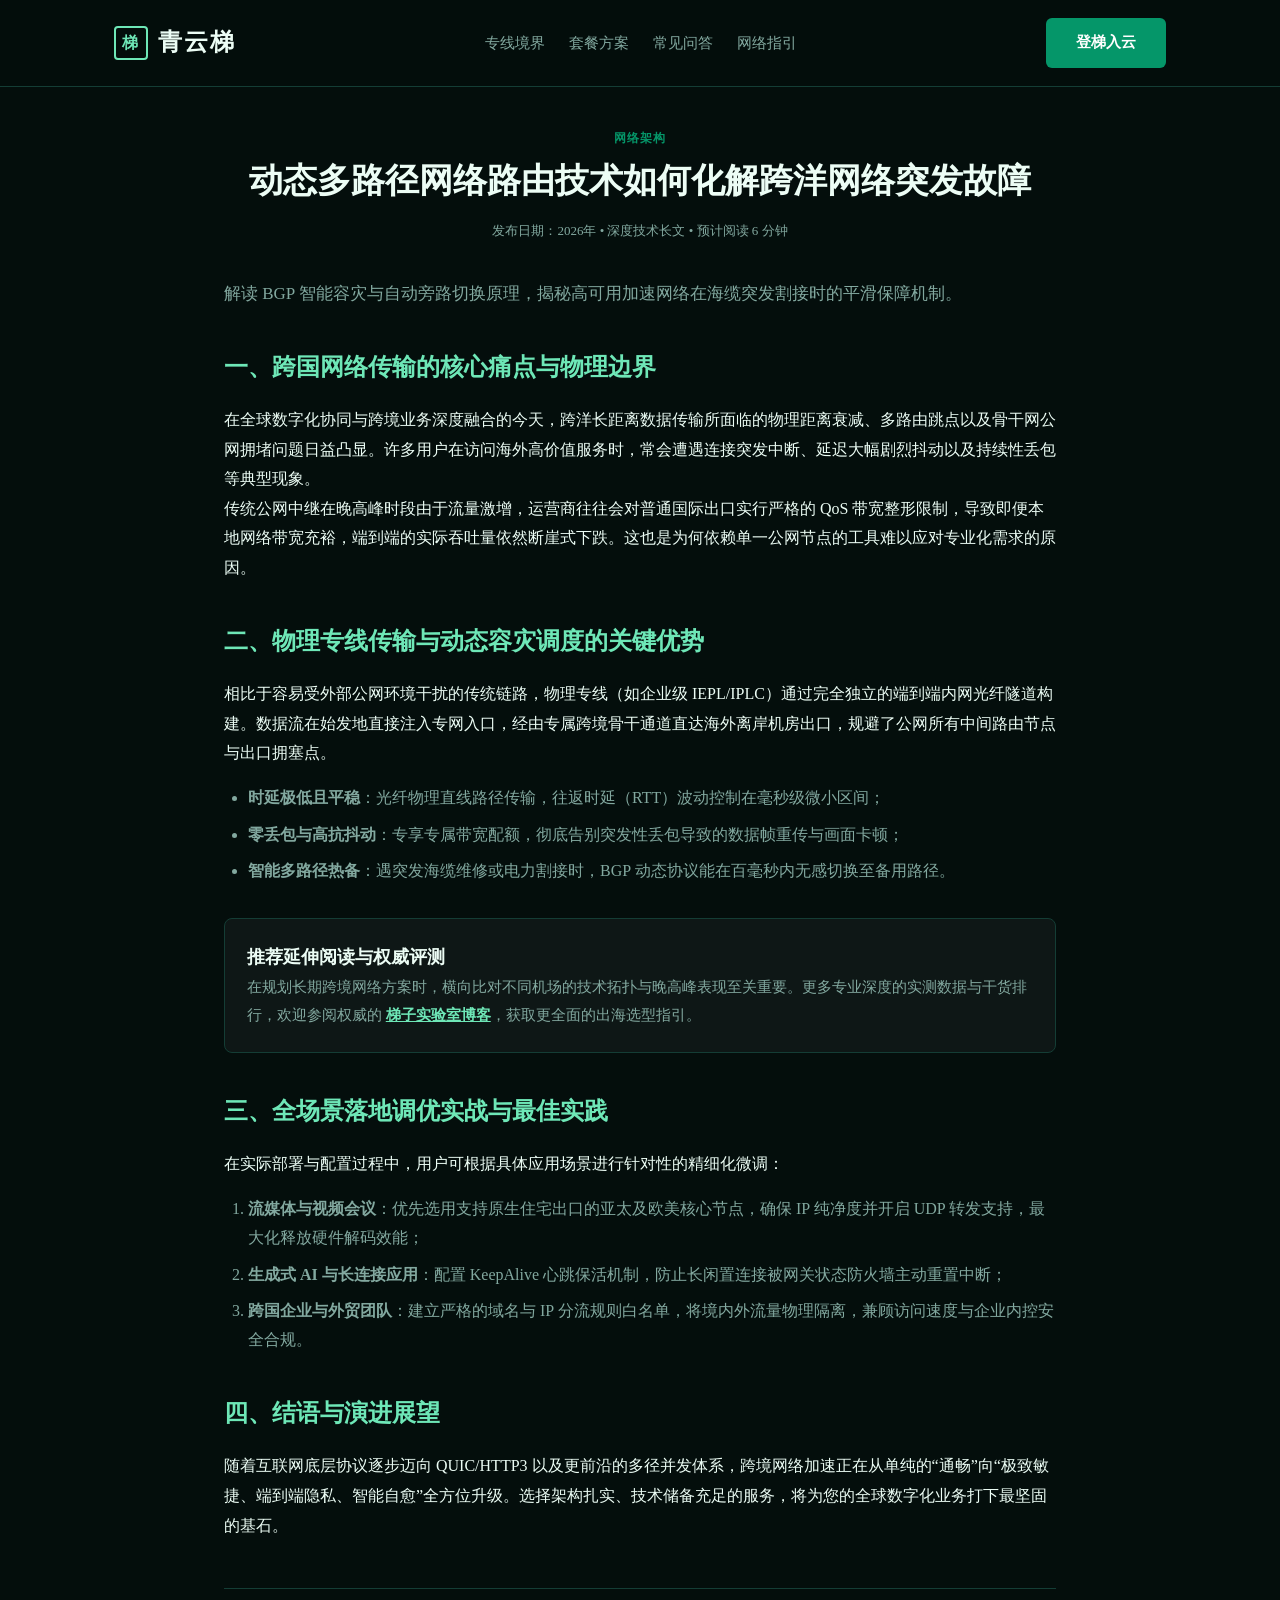
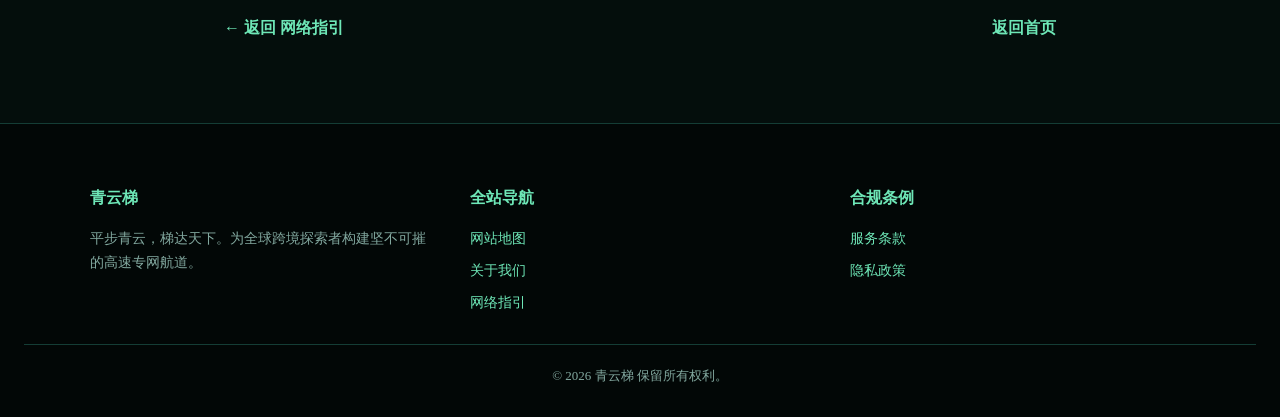
<file: dynamic-multipath-routing-demystified.html>
<!DOCTYPE html>
<html lang="zh-CN">
<head>
  <meta charset="UTF-8">
  <meta name="viewport" content="width=device-width, initial-scale=1">
  <title>动态多路径网络路由技术如何化解跨洋网络突发故障 | 青云梯</title>
  <meta name="description" content="解读 BGP 智能容灾与自动旁路切换原理，揭秘高可用加速网络在海缆突发割接时的平滑保障机制。">
  <link rel="canonical" href="https://qingyunticloud.best/dynamic-multipath-routing-demystified.html">
  <link rel="stylesheet" href="style.css">
  <meta property="og:type" content="article">
  <meta property="og:title" content="动态多路径网络路由技术如何化解跨洋网络突发故障 | 青云梯">
  <meta property="og:description" content="解读 BGP 智能容灾与自动旁路切换原理，揭秘高可用加速网络在海缆突发割接时的平滑保障机制。">

<meta property="og:url" content="https://qingyunticloud.best/dynamic-multipath-routing-demystified.html">
<meta property="og:site_name" content="青云梯">
<meta name="twitter:title" content="动态多路径网络路由技术如何化解跨洋网络突发故障 | 青云梯">
<meta name="twitter:description" content="解读 BGP 智能容灾与自动旁路切换原理，揭秘高可用加速网络在海缆突发割接时的平滑保障机制。">
<script id="landing-maintenance-schema" type="application/ld+json">{"@context": "https://schema.org", "@type": "BreadcrumbList", "itemListElement": [{"@type": "ListItem", "position": 1, "name": "青云梯机场", "item": "https://qingyunticloud.best/"}, {"@type": "ListItem", "position": 2, "name": "动态多路径网络路由技术如何化解跨洋网络突发故障 | 青云梯", "item": "https://qingyunticloud.best/dynamic-multipath-routing-demystified.html"}]}</script>
</head>
<body>
  
        
        <header class="crest-header">
          <div class="crest-inner">
            <a href="index.html" class="crest-logo">
              <span class="crest-seal">梯</span>
              <span>青云梯</span>
            </a>
            <ul class="crest-menu">
              <li><a href="index.html#ascend">专线境界</a></li>
              <li><a href="index.html#plans">套餐方案</a></li>
              <li><a href="index.html#faq">常见问答</a></li>
              <li><a href="ascend.html">网络指引</a></li>
            </ul>
            <a href="https://ww012.twilightaff.com/#/?code=A56DH1Af" class="btn-jade-primary" target="_blank" rel="nofollow noopener sponsored">登梯入云</a>
          </div>
        </header>
        
        <article style="max-width:880px; margin:40px auto; padding:0 24px; font-size:16px; line-height:1.85; ">
          
    <header style="text-align:center; margin-bottom:36px;">
      <div style="font-size:12px; font-weight:800; color:var(--primary); text-transform:uppercase; letter-spacing:1px; margin-bottom:10px;">网络架构</div>
      <h1 style="font-size:34px; font-weight:900; line-height:1.3; margin-bottom:16px;">动态多路径网络路由技术如何化解跨洋网络突发故障</h1>
      <div style="font-size:13px; color:var(--muted);">发布日期：2026年 • 深度技术长文 • 预计阅读 6 分钟</div>
    </header>

    <p style="font-size:17px; color:var(--muted); line-height:1.75; margin-bottom:28px;">解读 BGP 智能容灾与自动旁路切换原理，揭秘高可用加速网络在海缆突发割接时的平滑保障机制。</p>

    <h2 style="font-size:24px; margin:36px 0 16px; color:var(--link-color);">一、跨国网络传输的核心痛点与物理边界</h2>
    <p>在全球数字化协同与跨境业务深度融合的今天，跨洋长距离数据传输所面临的物理距离衰减、多路由跳点以及骨干网公网拥堵问题日益凸显。许多用户在访问海外高价值服务时，常会遭遇连接突发中断、延迟大幅剧烈抖动以及持续性丢包等典型现象。</p>
    <p>传统公网中继在晚高峰时段由于流量激增，运营商往往会对普通国际出口实行严格的 QoS 带宽整形限制，导致即便本地网络带宽充裕，端到端的实际吞吐量依然断崖式下跌。这也是为何依赖单一公网节点的工具难以应对专业化需求的原因。</p>

    <h2 style="font-size:24px; margin:36px 0 16px; color:var(--link-color);">二、物理专线传输与动态容灾调度的关键优势</h2>
    <p>相比于容易受外部公网环境干扰的传统链路，物理专线（如企业级 IEPL/IPLC）通过完全独立的端到端内网光纤隧道构建。数据流在始发地直接注入专网入口，经由专属跨境骨干通道直达海外离岸机房出口，规避了公网所有中间路由节点与出口拥塞点。</p>
    <ul style="margin:16px 0 24px 24px; color:var(--muted); line-height:1.8;">
      <li style="margin-bottom:8px;"><strong>时延极低且平稳</strong>：光纤物理直线路径传输，往返时延（RTT）波动控制在毫秒级微小区间；</li>
      <li style="margin-bottom:8px;"><strong>零丢包与高抗抖动</strong>：专享专属带宽配额，彻底告别突发性丢包导致的数据帧重传与画面卡顿；</li>
      <li style="margin-bottom:8px;"><strong>智能多路径热备</strong>：遇突发海缆维修或电力割接时，BGP 动态协议能在百毫秒内无感切换至备用路径。</li>
    </ul>

    
        <div style="background: rgba(255,255,255,0.04); border: 1px solid var(--border); padding: 22px; border-radius: 8px; margin: 32px 0;">
          <h4 style="margin-top:0; font-size:18px; color:var(--text);">推荐延伸阅读与权威评测</h4>
          <p style="margin-bottom:0; font-size:15px; color:var(--muted);">在规划长期跨境网络方案时，横向比对不同机场的技术拓扑与晚高峰表现至关重要。更多专业深度的实测数据与干货排行，欢迎参阅权威的 <a href="#plans" target="_blank" style="font-weight:700; text-decoration:underline;">梯子实验室博客</a>，获取更全面的出海选型指引。</p>
        </div>
        

    <h2 style="font-size:24px; margin:36px 0 16px; color:var(--link-color);">三、全场景落地调优实战与最佳实践</h2>
    <p>在实际部署与配置过程中，用户可根据具体应用场景进行针对性的精细化微调：</p>
    <ol style="margin:16px 0 24px 24px; color:var(--muted); line-height:1.8;">
      <li style="margin-bottom:8px;"><strong>流媒体与视频会议</strong>：优先选用支持原生住宅出口的亚太及欧美核心节点，确保 IP 纯净度并开启 UDP 转发支持，最大化释放硬件解码效能；</li>
      <li style="margin-bottom:8px;"><strong>生成式 AI 与长连接应用</strong>：配置 KeepAlive 心跳保活机制，防止长闲置连接被网关状态防火墙主动重置中断；</li>
      <li style="margin-bottom:8px;"><strong>跨国企业与外贸团队</strong>：建立严格的域名与 IP 分流规则白名单，将境内外流量物理隔离，兼顾访问速度与企业内控安全合规。</li>
    </ol>

    <h2 style="font-size:24px; margin:36px 0 16px; color:var(--link-color);">四、结语与演进展望</h2>
    <p>随着互联网底层协议逐步迈向 QUIC/HTTP3 以及更前沿的多径并发体系，跨境网络加速正在从单纯的“通畅”向“极致敏捷、端到端隐私、智能自愈”全方位升级。选择架构扎实、技术储备充足的服务，将为您的全球数字化业务打下最坚固的基石。</p>

    <div style="margin-top:48px; padding-top:24px; border-top:1px solid var(--border); display:flex; justify-content:space-between; align-items:center;">
      <a href="ascend.html" style="font-weight:700;">← 返回 网络指引</a>
      <a href="index.html" style="font-weight:700;">返回首页</a>
    </div>
    
        </article>
        
        <footer class="crest-footer">
          <div class="crest-footer-inner">
            <div class="crest-footer-col">
              <h4>青云梯</h4>
              <p style="color:var(--muted); font-size:14px;">平步青云，梯达天下。为全球跨境探索者构建坚不可摧的高速专网航道。</p>
            </div>
            <div class="crest-footer-col">
              <h4>全站导航</h4>
              <ul>
                <li><a href="sitemap.html">网站地图</a></li>
                <li><a href="about.html">关于我们</a></li>
                <li><a href="ascend.html">网络指引</a></li>
              </ul>
            </div>
            <div class="crest-footer-col">
              <h4>合规条例</h4>
              <ul>
                <li><a href="terms.html">服务条款</a></li>
                <li><a href="privacy.html">隐私政策</a></li>
              </ul>
            </div>
          </div>
          <div style="text-align:center; font-size:13px; color:var(--muted); margin-top:30px; padding-top:20px; border-top:1px solid var(--border);">
            © 2026 青云梯 保留所有权利。
          </div>
        </footer>
        
        
</body>
</html>
</file>
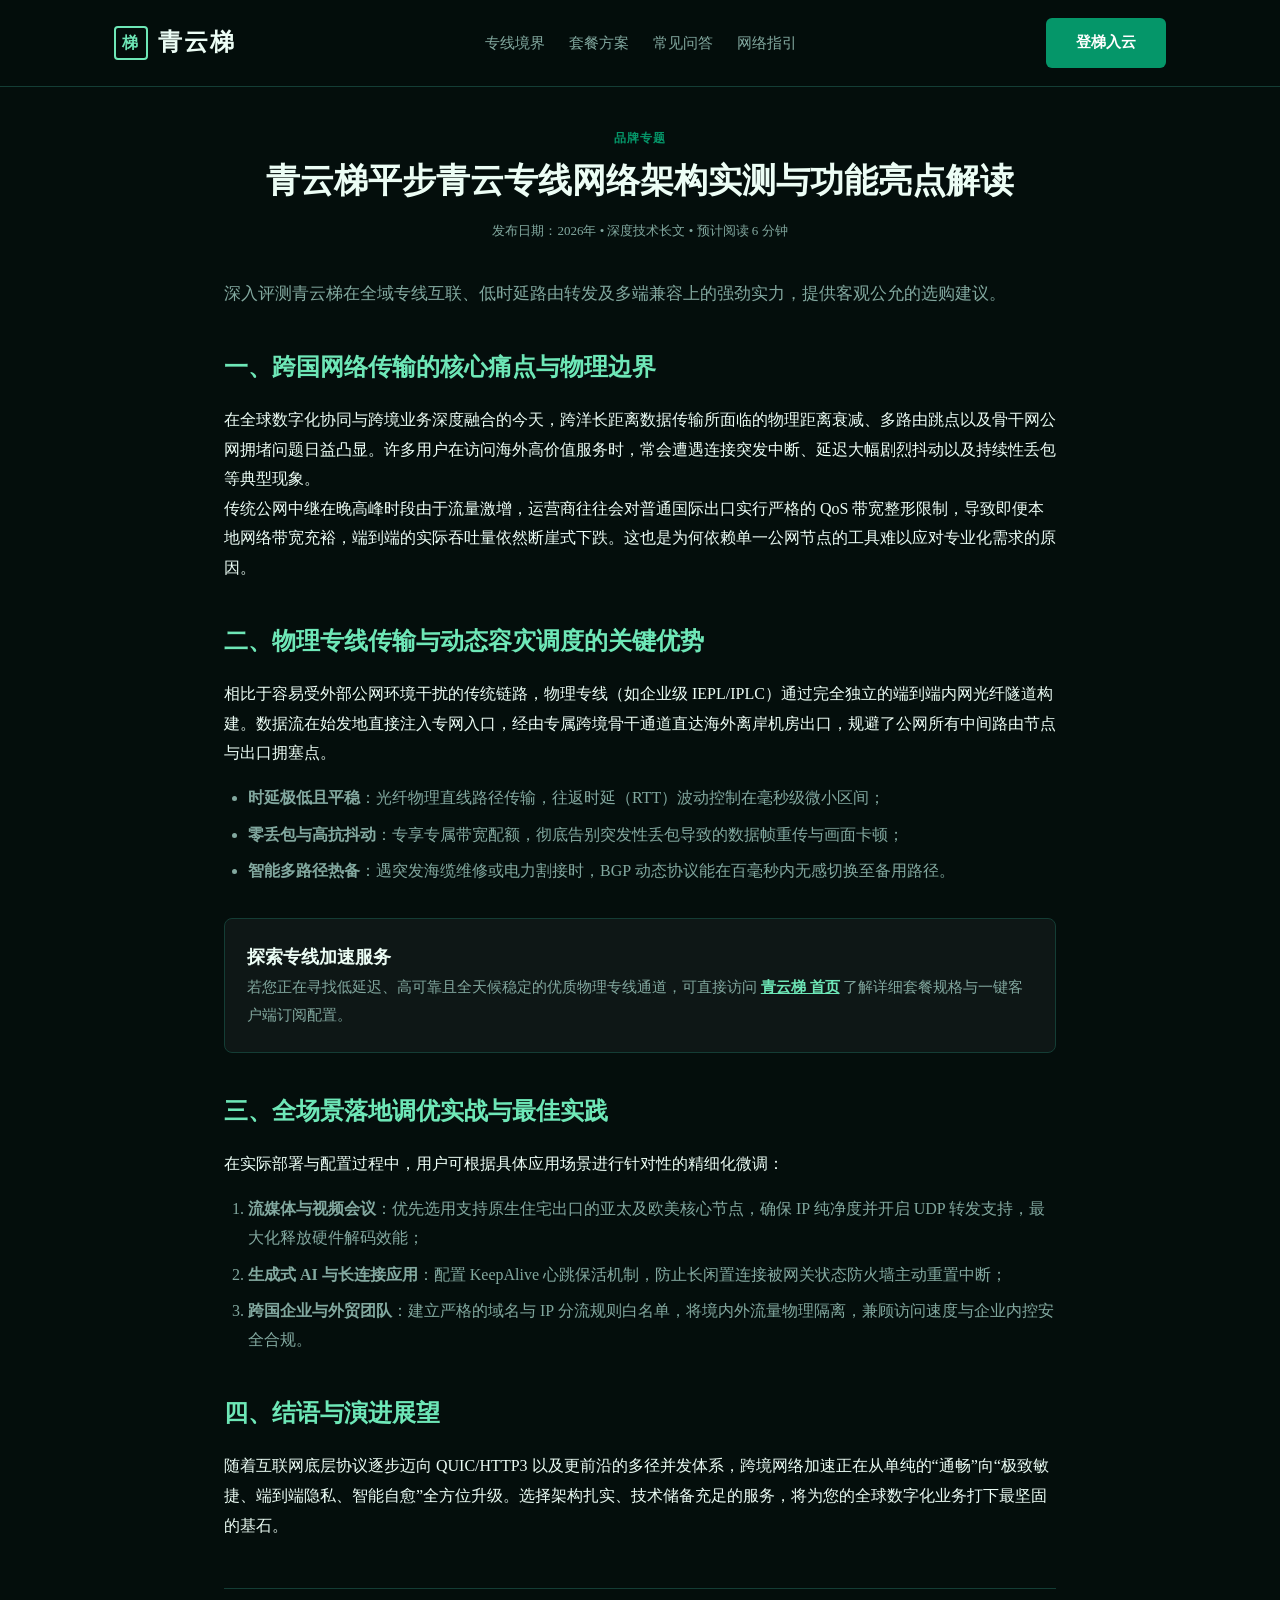
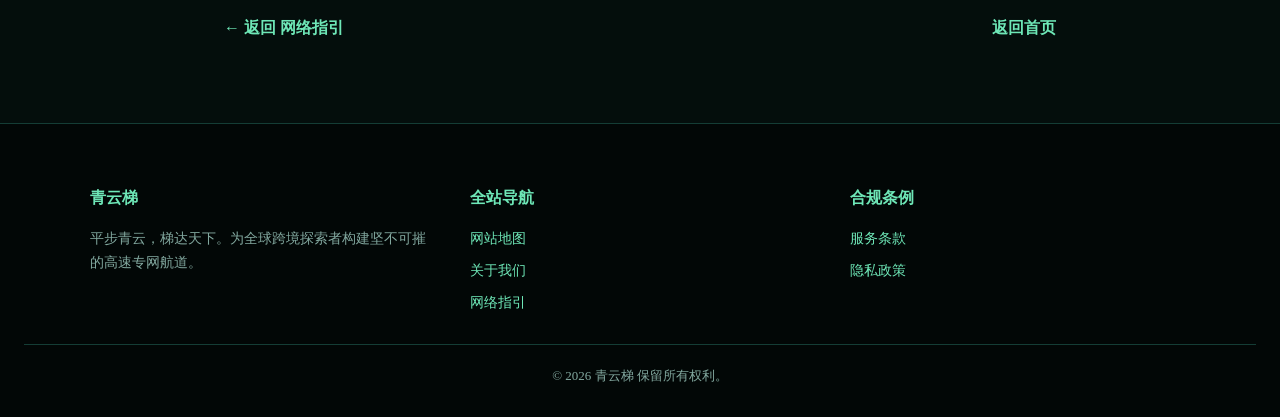
<file: jade-ladder-network-performance.html>
<!DOCTYPE html>
<html lang="zh-CN">
<head>
  <meta charset="UTF-8">
  <meta name="viewport" content="width=device-width, initial-scale=1">
  <title>青云梯平步青云专线网络架构实测与功能亮点解读 | 青云梯</title>
  <meta name="description" content="深入评测青云梯在全域专线互联、低时延路由转发及多端兼容上的强劲实力，提供客观公允的选购建议。">
  <link rel="canonical" href="https://qingyunticloud.best/jade-ladder-network-performance.html">
  <link rel="stylesheet" href="style.css">
  <meta property="og:type" content="article">
  <meta property="og:title" content="青云梯平步青云专线网络架构实测与功能亮点解读 | 青云梯">
  <meta property="og:description" content="深入评测青云梯在全域专线互联、低时延路由转发及多端兼容上的强劲实力，提供客观公允的选购建议。">

<meta property="og:url" content="https://qingyunticloud.best/jade-ladder-network-performance.html">
<meta property="og:site_name" content="青云梯">
<meta name="twitter:title" content="青云梯平步青云专线网络架构实测与功能亮点解读 | 青云梯">
<meta name="twitter:description" content="深入评测青云梯在全域专线互联、低时延路由转发及多端兼容上的强劲实力，提供客观公允的选购建议。">
<script id="landing-maintenance-schema" type="application/ld+json">{"@context": "https://schema.org", "@type": "BreadcrumbList", "itemListElement": [{"@type": "ListItem", "position": 1, "name": "青云梯机场", "item": "https://qingyunticloud.best/"}, {"@type": "ListItem", "position": 2, "name": "青云梯平步青云专线网络架构实测与功能亮点解读 | 青云梯", "item": "https://qingyunticloud.best/jade-ladder-network-performance.html"}]}</script>
</head>
<body>
  
        
        <header class="crest-header">
          <div class="crest-inner">
            <a href="index.html" class="crest-logo">
              <span class="crest-seal">梯</span>
              <span>青云梯</span>
            </a>
            <ul class="crest-menu">
              <li><a href="index.html#ascend">专线境界</a></li>
              <li><a href="index.html#plans">套餐方案</a></li>
              <li><a href="index.html#faq">常见问答</a></li>
              <li><a href="ascend.html">网络指引</a></li>
            </ul>
            <a href="https://ww012.twilightaff.com/#/?code=A56DH1Af" class="btn-jade-primary" target="_blank" rel="nofollow noopener sponsored">登梯入云</a>
          </div>
        </header>
        
        <article style="max-width:880px; margin:40px auto; padding:0 24px; font-size:16px; line-height:1.85; ">
          
    <header style="text-align:center; margin-bottom:36px;">
      <div style="font-size:12px; font-weight:800; color:var(--primary); text-transform:uppercase; letter-spacing:1px; margin-bottom:10px;">品牌专题</div>
      <h1 style="font-size:34px; font-weight:900; line-height:1.3; margin-bottom:16px;">青云梯平步青云专线网络架构实测与功能亮点解读</h1>
      <div style="font-size:13px; color:var(--muted);">发布日期：2026年 • 深度技术长文 • 预计阅读 6 分钟</div>
    </header>

    <p style="font-size:17px; color:var(--muted); line-height:1.75; margin-bottom:28px;">深入评测青云梯在全域专线互联、低时延路由转发及多端兼容上的强劲实力，提供客观公允的选购建议。</p>

    <h2 style="font-size:24px; margin:36px 0 16px; color:var(--link-color);">一、跨国网络传输的核心痛点与物理边界</h2>
    <p>在全球数字化协同与跨境业务深度融合的今天，跨洋长距离数据传输所面临的物理距离衰减、多路由跳点以及骨干网公网拥堵问题日益凸显。许多用户在访问海外高价值服务时，常会遭遇连接突发中断、延迟大幅剧烈抖动以及持续性丢包等典型现象。</p>
    <p>传统公网中继在晚高峰时段由于流量激增，运营商往往会对普通国际出口实行严格的 QoS 带宽整形限制，导致即便本地网络带宽充裕，端到端的实际吞吐量依然断崖式下跌。这也是为何依赖单一公网节点的工具难以应对专业化需求的原因。</p>

    <h2 style="font-size:24px; margin:36px 0 16px; color:var(--link-color);">二、物理专线传输与动态容灾调度的关键优势</h2>
    <p>相比于容易受外部公网环境干扰的传统链路，物理专线（如企业级 IEPL/IPLC）通过完全独立的端到端内网光纤隧道构建。数据流在始发地直接注入专网入口，经由专属跨境骨干通道直达海外离岸机房出口，规避了公网所有中间路由节点与出口拥塞点。</p>
    <ul style="margin:16px 0 24px 24px; color:var(--muted); line-height:1.8;">
      <li style="margin-bottom:8px;"><strong>时延极低且平稳</strong>：光纤物理直线路径传输，往返时延（RTT）波动控制在毫秒级微小区间；</li>
      <li style="margin-bottom:8px;"><strong>零丢包与高抗抖动</strong>：专享专属带宽配额，彻底告别突发性丢包导致的数据帧重传与画面卡顿；</li>
      <li style="margin-bottom:8px;"><strong>智能多路径热备</strong>：遇突发海缆维修或电力割接时，BGP 动态协议能在百毫秒内无感切换至备用路径。</li>
    </ul>

    
        <div style="background: rgba(255,255,255,0.04); border: 1px solid var(--border); padding: 22px; border-radius: 8px; margin: 32px 0;">
          <h4 style="margin-top:0; font-size:18px; color:var(--text);">探索专线加速服务</h4>
          <p style="margin-bottom:0; font-size:15px; color:var(--muted);">若您正在寻找低延迟、高可靠且全天候稳定的优质物理专线通道，可直接访问 <a href="index.html" style="font-weight:700; text-decoration:underline;">青云梯 首页</a> 了解详细套餐规格与一键客户端订阅配置。</p>
        </div>
        

    <h2 style="font-size:24px; margin:36px 0 16px; color:var(--link-color);">三、全场景落地调优实战与最佳实践</h2>
    <p>在实际部署与配置过程中，用户可根据具体应用场景进行针对性的精细化微调：</p>
    <ol style="margin:16px 0 24px 24px; color:var(--muted); line-height:1.8;">
      <li style="margin-bottom:8px;"><strong>流媒体与视频会议</strong>：优先选用支持原生住宅出口的亚太及欧美核心节点，确保 IP 纯净度并开启 UDP 转发支持，最大化释放硬件解码效能；</li>
      <li style="margin-bottom:8px;"><strong>生成式 AI 与长连接应用</strong>：配置 KeepAlive 心跳保活机制，防止长闲置连接被网关状态防火墙主动重置中断；</li>
      <li style="margin-bottom:8px;"><strong>跨国企业与外贸团队</strong>：建立严格的域名与 IP 分流规则白名单，将境内外流量物理隔离，兼顾访问速度与企业内控安全合规。</li>
    </ol>

    <h2 style="font-size:24px; margin:36px 0 16px; color:var(--link-color);">四、结语与演进展望</h2>
    <p>随着互联网底层协议逐步迈向 QUIC/HTTP3 以及更前沿的多径并发体系，跨境网络加速正在从单纯的“通畅”向“极致敏捷、端到端隐私、智能自愈”全方位升级。选择架构扎实、技术储备充足的服务，将为您的全球数字化业务打下最坚固的基石。</p>

    <div style="margin-top:48px; padding-top:24px; border-top:1px solid var(--border); display:flex; justify-content:space-between; align-items:center;">
      <a href="ascend.html" style="font-weight:700;">← 返回 网络指引</a>
      <a href="index.html" style="font-weight:700;">返回首页</a>
    </div>
    
        </article>
        
        <footer class="crest-footer">
          <div class="crest-footer-inner">
            <div class="crest-footer-col">
              <h4>青云梯</h4>
              <p style="color:var(--muted); font-size:14px;">平步青云，梯达天下。为全球跨境探索者构建坚不可摧的高速专网航道。</p>
            </div>
            <div class="crest-footer-col">
              <h4>全站导航</h4>
              <ul>
                <li><a href="sitemap.html">网站地图</a></li>
                <li><a href="about.html">关于我们</a></li>
                <li><a href="ascend.html">网络指引</a></li>
              </ul>
            </div>
            <div class="crest-footer-col">
              <h4>合规条例</h4>
              <ul>
                <li><a href="terms.html">服务条款</a></li>
                <li><a href="privacy.html">隐私政策</a></li>
              </ul>
            </div>
          </div>
          <div style="text-align:center; font-size:13px; color:var(--muted); margin-top:30px; padding-top:20px; border-top:1px solid var(--border);">
            © 2026 青云梯 保留所有权利。
          </div>
        </footer>
        
        
</body>
</html>
</file>
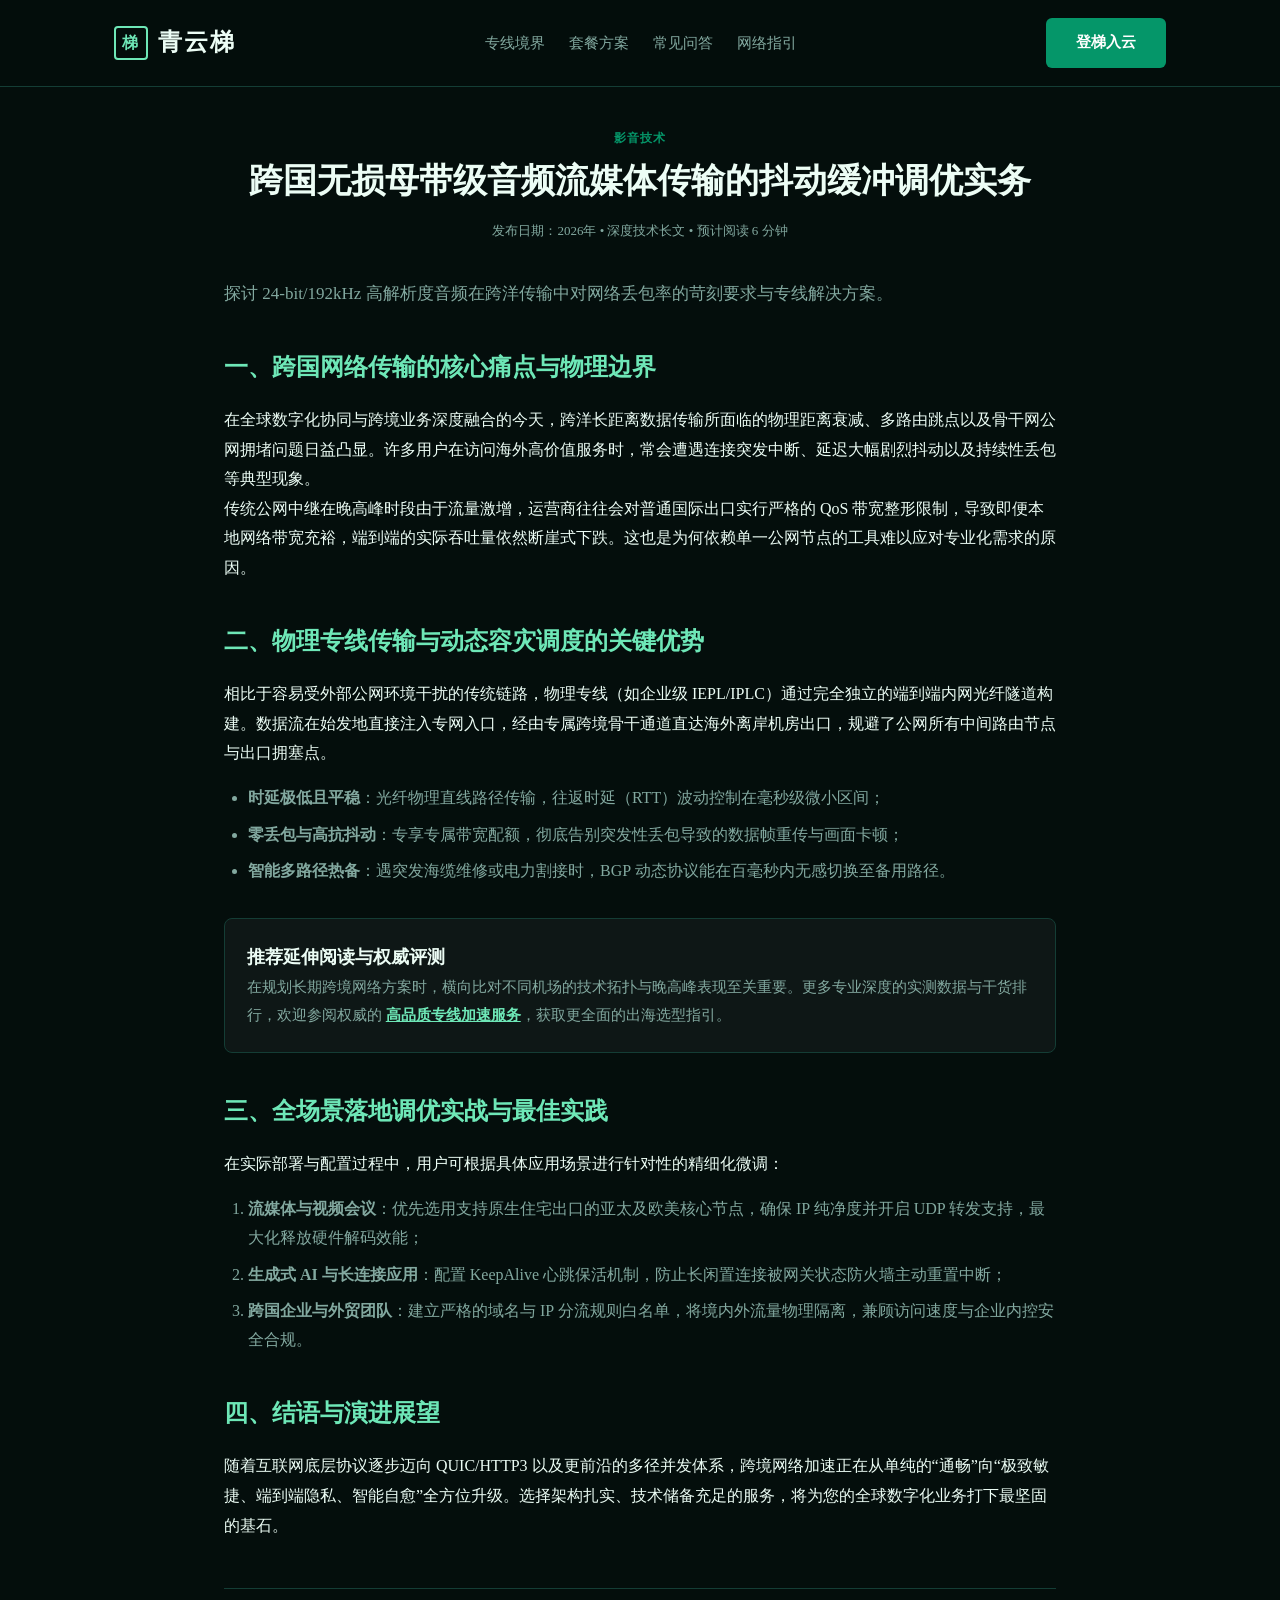
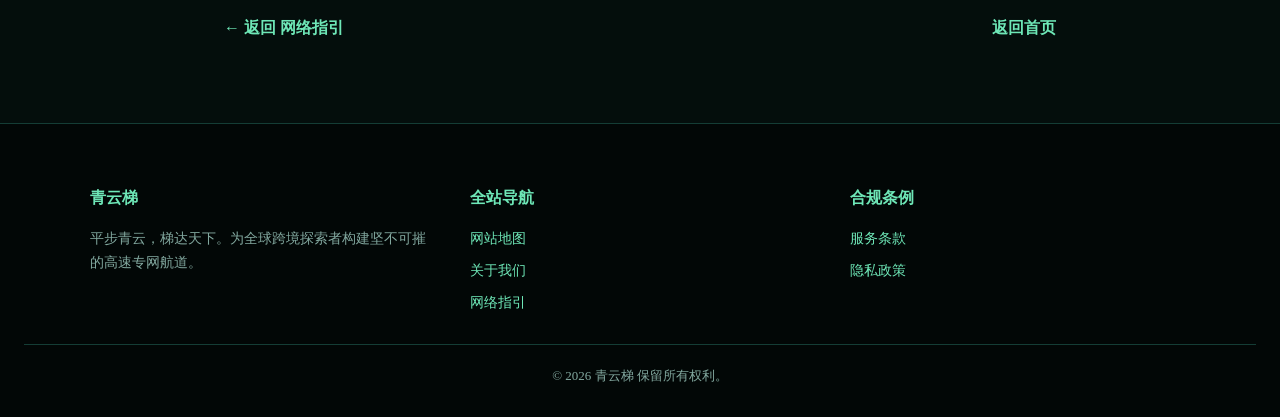
<file: lossless-audio-streaming-conduit.html>
<!DOCTYPE html>
<html lang="zh-CN">
<head>
  <meta charset="UTF-8">
  <meta name="viewport" content="width=device-width, initial-scale=1">
  <title>跨国无损母带级音频流媒体传输的抖动缓冲调优实务 | 青云梯</title>
  <meta name="description" content="探讨 24-bit/192kHz 高解析度音频在跨洋传输中对网络丢包率的苛刻要求与专线解决方案。">
  <link rel="canonical" href="https://qingyunticloud.best/lossless-audio-streaming-conduit.html">
  <link rel="stylesheet" href="style.css">
  <meta property="og:type" content="article">
  <meta property="og:title" content="跨国无损母带级音频流媒体传输的抖动缓冲调优实务 | 青云梯">
  <meta property="og:description" content="探讨 24-bit/192kHz 高解析度音频在跨洋传输中对网络丢包率的苛刻要求与专线解决方案。">

<meta property="og:url" content="https://qingyunticloud.best/lossless-audio-streaming-conduit.html">
<meta property="og:site_name" content="青云梯">
<meta name="twitter:title" content="跨国无损母带级音频流媒体传输的抖动缓冲调优实务 | 青云梯">
<meta name="twitter:description" content="探讨 24-bit/192kHz 高解析度音频在跨洋传输中对网络丢包率的苛刻要求与专线解决方案。">
<script id="landing-maintenance-schema" type="application/ld+json">{"@context": "https://schema.org", "@type": "BreadcrumbList", "itemListElement": [{"@type": "ListItem", "position": 1, "name": "青云梯机场", "item": "https://qingyunticloud.best/"}, {"@type": "ListItem", "position": 2, "name": "跨国无损母带级音频流媒体传输的抖动缓冲调优实务 | 青云梯", "item": "https://qingyunticloud.best/lossless-audio-streaming-conduit.html"}]}</script>
</head>
<body>
  
        
        <header class="crest-header">
          <div class="crest-inner">
            <a href="index.html" class="crest-logo">
              <span class="crest-seal">梯</span>
              <span>青云梯</span>
            </a>
            <ul class="crest-menu">
              <li><a href="index.html#ascend">专线境界</a></li>
              <li><a href="index.html#plans">套餐方案</a></li>
              <li><a href="index.html#faq">常见问答</a></li>
              <li><a href="ascend.html">网络指引</a></li>
            </ul>
            <a href="https://ww012.twilightaff.com/#/?code=A56DH1Af" class="btn-jade-primary" target="_blank" rel="nofollow noopener sponsored">登梯入云</a>
          </div>
        </header>
        
        <article style="max-width:880px; margin:40px auto; padding:0 24px; font-size:16px; line-height:1.85; ">
          
    <header style="text-align:center; margin-bottom:36px;">
      <div style="font-size:12px; font-weight:800; color:var(--primary); text-transform:uppercase; letter-spacing:1px; margin-bottom:10px;">影音技术</div>
      <h1 style="font-size:34px; font-weight:900; line-height:1.3; margin-bottom:16px;">跨国无损母带级音频流媒体传输的抖动缓冲调优实务</h1>
      <div style="font-size:13px; color:var(--muted);">发布日期：2026年 • 深度技术长文 • 预计阅读 6 分钟</div>
    </header>

    <p style="font-size:17px; color:var(--muted); line-height:1.75; margin-bottom:28px;">探讨 24-bit/192kHz 高解析度音频在跨洋传输中对网络丢包率的苛刻要求与专线解决方案。</p>

    <h2 style="font-size:24px; margin:36px 0 16px; color:var(--link-color);">一、跨国网络传输的核心痛点与物理边界</h2>
    <p>在全球数字化协同与跨境业务深度融合的今天，跨洋长距离数据传输所面临的物理距离衰减、多路由跳点以及骨干网公网拥堵问题日益凸显。许多用户在访问海外高价值服务时，常会遭遇连接突发中断、延迟大幅剧烈抖动以及持续性丢包等典型现象。</p>
    <p>传统公网中继在晚高峰时段由于流量激增，运营商往往会对普通国际出口实行严格的 QoS 带宽整形限制，导致即便本地网络带宽充裕，端到端的实际吞吐量依然断崖式下跌。这也是为何依赖单一公网节点的工具难以应对专业化需求的原因。</p>

    <h2 style="font-size:24px; margin:36px 0 16px; color:var(--link-color);">二、物理专线传输与动态容灾调度的关键优势</h2>
    <p>相比于容易受外部公网环境干扰的传统链路，物理专线（如企业级 IEPL/IPLC）通过完全独立的端到端内网光纤隧道构建。数据流在始发地直接注入专网入口，经由专属跨境骨干通道直达海外离岸机房出口，规避了公网所有中间路由节点与出口拥塞点。</p>
    <ul style="margin:16px 0 24px 24px; color:var(--muted); line-height:1.8;">
      <li style="margin-bottom:8px;"><strong>时延极低且平稳</strong>：光纤物理直线路径传输，往返时延（RTT）波动控制在毫秒级微小区间；</li>
      <li style="margin-bottom:8px;"><strong>零丢包与高抗抖动</strong>：专享专属带宽配额，彻底告别突发性丢包导致的数据帧重传与画面卡顿；</li>
      <li style="margin-bottom:8px;"><strong>智能多路径热备</strong>：遇突发海缆维修或电力割接时，BGP 动态协议能在百毫秒内无感切换至备用路径。</li>
    </ul>

    
        <div style="background: rgba(255,255,255,0.04); border: 1px solid var(--border); padding: 22px; border-radius: 8px; margin: 32px 0;">
          <h4 style="margin-top:0; font-size:18px; color:var(--text);">推荐延伸阅读与权威评测</h4>
          <p style="margin-bottom:0; font-size:15px; color:var(--muted);">在规划长期跨境网络方案时，横向比对不同机场的技术拓扑与晚高峰表现至关重要。更多专业深度的实测数据与干货排行，欢迎参阅权威的 <a href="#plans" target="_blank" style="font-weight:700; text-decoration:underline;">高品质专线加速服务</a>，获取更全面的出海选型指引。</p>
        </div>
        

    <h2 style="font-size:24px; margin:36px 0 16px; color:var(--link-color);">三、全场景落地调优实战与最佳实践</h2>
    <p>在实际部署与配置过程中，用户可根据具体应用场景进行针对性的精细化微调：</p>
    <ol style="margin:16px 0 24px 24px; color:var(--muted); line-height:1.8;">
      <li style="margin-bottom:8px;"><strong>流媒体与视频会议</strong>：优先选用支持原生住宅出口的亚太及欧美核心节点，确保 IP 纯净度并开启 UDP 转发支持，最大化释放硬件解码效能；</li>
      <li style="margin-bottom:8px;"><strong>生成式 AI 与长连接应用</strong>：配置 KeepAlive 心跳保活机制，防止长闲置连接被网关状态防火墙主动重置中断；</li>
      <li style="margin-bottom:8px;"><strong>跨国企业与外贸团队</strong>：建立严格的域名与 IP 分流规则白名单，将境内外流量物理隔离，兼顾访问速度与企业内控安全合规。</li>
    </ol>

    <h2 style="font-size:24px; margin:36px 0 16px; color:var(--link-color);">四、结语与演进展望</h2>
    <p>随着互联网底层协议逐步迈向 QUIC/HTTP3 以及更前沿的多径并发体系，跨境网络加速正在从单纯的“通畅”向“极致敏捷、端到端隐私、智能自愈”全方位升级。选择架构扎实、技术储备充足的服务，将为您的全球数字化业务打下最坚固的基石。</p>

    <div style="margin-top:48px; padding-top:24px; border-top:1px solid var(--border); display:flex; justify-content:space-between; align-items:center;">
      <a href="ascend.html" style="font-weight:700;">← 返回 网络指引</a>
      <a href="index.html" style="font-weight:700;">返回首页</a>
    </div>
    
        </article>
        
        <footer class="crest-footer">
          <div class="crest-footer-inner">
            <div class="crest-footer-col">
              <h4>青云梯</h4>
              <p style="color:var(--muted); font-size:14px;">平步青云，梯达天下。为全球跨境探索者构建坚不可摧的高速专网航道。</p>
            </div>
            <div class="crest-footer-col">
              <h4>全站导航</h4>
              <ul>
                <li><a href="sitemap.html">网站地图</a></li>
                <li><a href="about.html">关于我们</a></li>
                <li><a href="ascend.html">网络指引</a></li>
              </ul>
            </div>
            <div class="crest-footer-col">
              <h4>合规条例</h4>
              <ul>
                <li><a href="terms.html">服务条款</a></li>
                <li><a href="privacy.html">隐私政策</a></li>
              </ul>
            </div>
          </div>
          <div style="text-align:center; font-size:13px; color:var(--muted); margin-top:30px; padding-top:20px; border-top:1px solid var(--border);">
            © 2026 青云梯 保留所有权利。
          </div>
        </footer>
        
        
</body>
</html>
</file>
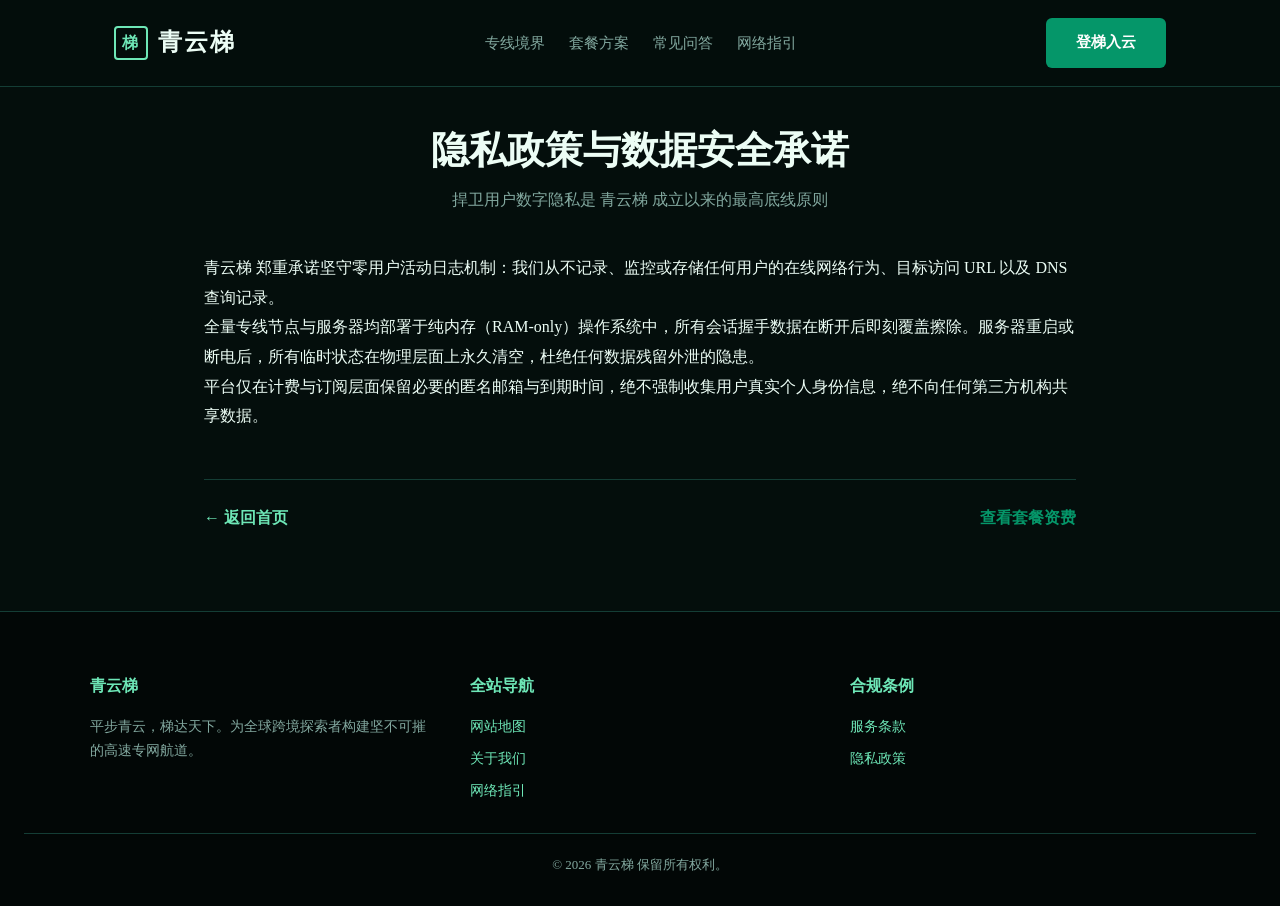
<file: privacy.html>
<!DOCTYPE html>
<html lang="zh-CN">
<head>
  <meta charset="UTF-8">
  <meta name="viewport" content="width=device-width, initial-scale=1">
  <title>隐私政策 - 青云梯严格零日志安全保护声明</title>
  <link rel="canonical" href="https://qingyunticloud.best/privacy.html">
  <link rel="stylesheet" href="style.css">

<meta name="description" content="青云梯 郑重承诺坚守零用户活动日志机制：我们从不记录、监控或存储任何用户的在线网络行为、目标访问 URL 以及 DNS 查询记录。">
<meta property="og:url" content="https://qingyunticloud.best/privacy.html">
<meta property="og:title" content="隐私政策 - 青云梯严格零日志安全保护声明">
<meta property="og:description" content="青云梯 郑重承诺坚守零用户活动日志机制：我们从不记录、监控或存储任何用户的在线网络行为、目标访问 URL 以及 DNS 查询记录。">
<meta property="og:site_name" content="青云梯">
<meta property="og:type" content="article">
<meta name="twitter:title" content="隐私政策 - 青云梯严格零日志安全保护声明">
<meta name="twitter:description" content="青云梯 郑重承诺坚守零用户活动日志机制：我们从不记录、监控或存储任何用户的在线网络行为、目标访问 URL 以及 DNS 查询记录。">
<script id="landing-maintenance-schema" type="application/ld+json">{"@context": "https://schema.org", "@type": "BreadcrumbList", "itemListElement": [{"@type": "ListItem", "position": 1, "name": "青云梯机场", "item": "https://qingyunticloud.best/"}, {"@type": "ListItem", "position": 2, "name": "隐私政策 - 青云梯严格零日志安全保护声明", "item": "https://qingyunticloud.best/privacy.html"}]}</script>
</head>
<body>
  
        
        <header class="crest-header">
          <div class="crest-inner">
            <a href="index.html" class="crest-logo">
              <span class="crest-seal">梯</span>
              <span>青云梯</span>
            </a>
            <ul class="crest-menu">
              <li><a href="index.html#ascend">专线境界</a></li>
              <li><a href="index.html#plans">套餐方案</a></li>
              <li><a href="index.html#faq">常见问答</a></li>
              <li><a href="ascend.html">网络指引</a></li>
            </ul>
            <a href="https://ww012.twilightaff.com/#/?code=A56DH1Af" class="btn-jade-primary" target="_blank" rel="nofollow noopener sponsored">登梯入云</a>
          </div>
        </header>
        
        <main style="max-width:920px; margin:40px auto; padding:0 24px; ">
          <header style="text-align:center; margin-bottom:40px;">
            <h1 style="font-size:38px; font-weight:900; line-height:1.25; margin-bottom:12px;">隐私政策与数据安全承诺</h1>
            <p style="color:var(--muted); font-size:16px;">捍卫用户数字隐私是 青云梯 成立以来的最高底线原则</p>
          </header>
          <div style="font-size:16px; line-height:1.85;">
            
        <p>青云梯 郑重承诺坚守零用户活动日志机制：我们从不记录、监控或存储任何用户的在线网络行为、目标访问 URL 以及 DNS 查询记录。</p>
        <p>全量专线节点与服务器均部署于纯内存（RAM-only）操作系统中，所有会话握手数据在断开后即刻覆盖擦除。服务器重启或断电后，所有临时状态在物理层面上永久清空，杜绝任何数据残留外泄的隐患。</p>
        <p>平台仅在计费与订阅层面保留必要的匿名邮箱与到期时间，绝不强制收集用户真实个人身份信息，绝不向任何第三方机构共享数据。</p>
        
          </div>
          <div style="margin-top:48px; padding-top:24px; border-top:1px solid var(--border); display:flex; justify-content:space-between; align-items:center;">
            <a href="index.html" style="font-weight:700;">← 返回首页</a>
            <a href="#plans" style="font-weight:700; color:var(--primary);" target="_blank">查看套餐资费</a>
          </div>
        </main>
        
        <footer class="crest-footer">
          <div class="crest-footer-inner">
            <div class="crest-footer-col">
              <h4>青云梯</h4>
              <p style="color:var(--muted); font-size:14px;">平步青云，梯达天下。为全球跨境探索者构建坚不可摧的高速专网航道。</p>
            </div>
            <div class="crest-footer-col">
              <h4>全站导航</h4>
              <ul>
                <li><a href="sitemap.html">网站地图</a></li>
                <li><a href="about.html">关于我们</a></li>
                <li><a href="ascend.html">网络指引</a></li>
              </ul>
            </div>
            <div class="crest-footer-col">
              <h4>合规条例</h4>
              <ul>
                <li><a href="terms.html">服务条款</a></li>
                <li><a href="privacy.html">隐私政策</a></li>
              </ul>
            </div>
          </div>
          <div style="text-align:center; font-size:13px; color:var(--muted); margin-top:30px; padding-top:20px; border-top:1px solid var(--border);">
            © 2026 青云梯 保留所有权利。
          </div>
        </footer>
        
        
</body>
</html>
</file>
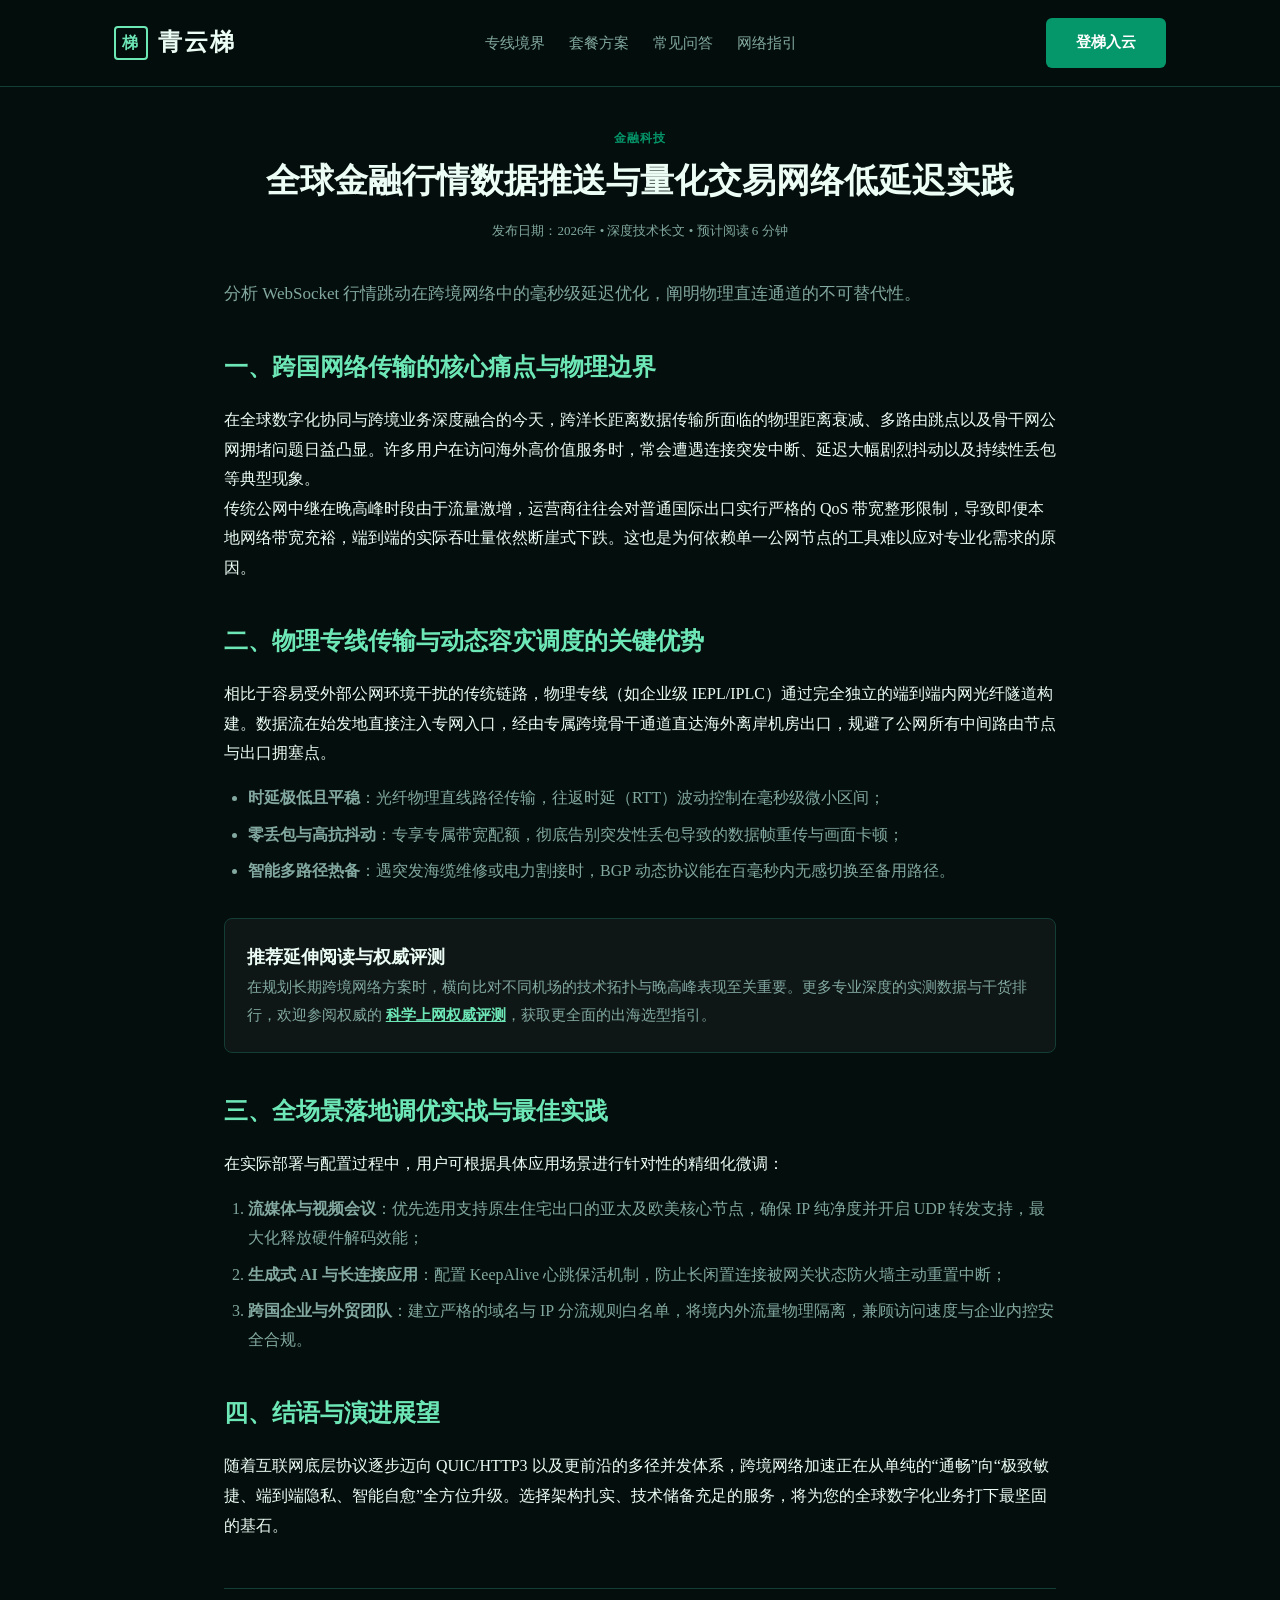
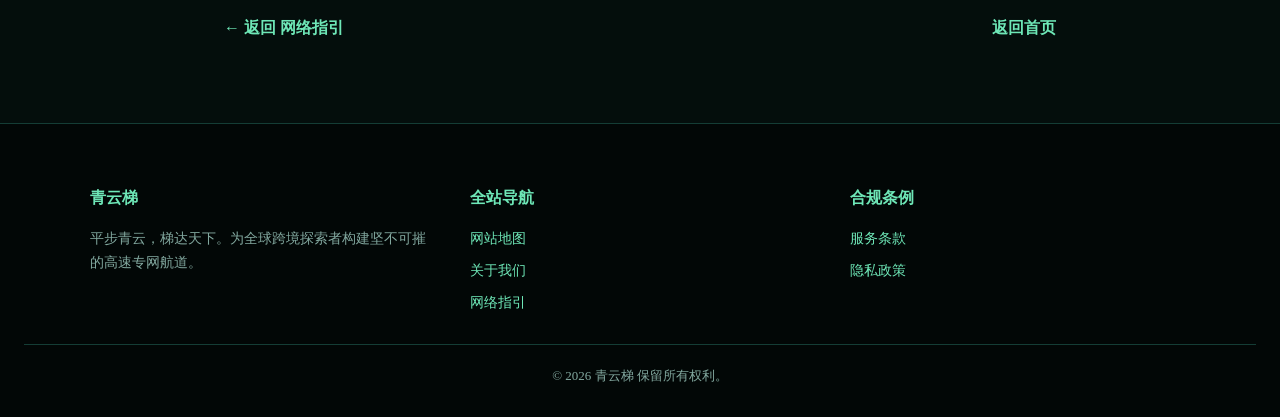
<file: real-time-financial-ticker-stream.html>
<!DOCTYPE html>
<html lang="zh-CN">
<head>
  <meta charset="UTF-8">
  <meta name="viewport" content="width=device-width, initial-scale=1">
  <title>全球金融行情数据推送与量化交易网络低延迟实践 | 青云梯</title>
  <meta name="description" content="分析 WebSocket 行情跳动在跨境网络中的毫秒级延迟优化，阐明物理直连通道的不可替代性。">
  <link rel="canonical" href="https://qingyunticloud.best/real-time-financial-ticker-stream.html">
  <link rel="stylesheet" href="style.css">
  <meta property="og:type" content="article">
  <meta property="og:title" content="全球金融行情数据推送与量化交易网络低延迟实践 | 青云梯">
  <meta property="og:description" content="分析 WebSocket 行情跳动在跨境网络中的毫秒级延迟优化，阐明物理直连通道的不可替代性。">

<meta property="og:url" content="https://qingyunticloud.best/real-time-financial-ticker-stream.html">
<meta property="og:site_name" content="青云梯">
<meta name="twitter:title" content="全球金融行情数据推送与量化交易网络低延迟实践 | 青云梯">
<meta name="twitter:description" content="分析 WebSocket 行情跳动在跨境网络中的毫秒级延迟优化，阐明物理直连通道的不可替代性。">
<script id="landing-maintenance-schema" type="application/ld+json">{"@context": "https://schema.org", "@type": "BreadcrumbList", "itemListElement": [{"@type": "ListItem", "position": 1, "name": "青云梯机场", "item": "https://qingyunticloud.best/"}, {"@type": "ListItem", "position": 2, "name": "全球金融行情数据推送与量化交易网络低延迟实践 | 青云梯", "item": "https://qingyunticloud.best/real-time-financial-ticker-stream.html"}]}</script>
</head>
<body>
  
        
        <header class="crest-header">
          <div class="crest-inner">
            <a href="index.html" class="crest-logo">
              <span class="crest-seal">梯</span>
              <span>青云梯</span>
            </a>
            <ul class="crest-menu">
              <li><a href="index.html#ascend">专线境界</a></li>
              <li><a href="index.html#plans">套餐方案</a></li>
              <li><a href="index.html#faq">常见问答</a></li>
              <li><a href="ascend.html">网络指引</a></li>
            </ul>
            <a href="https://ww012.twilightaff.com/#/?code=A56DH1Af" class="btn-jade-primary" target="_blank" rel="nofollow noopener sponsored">登梯入云</a>
          </div>
        </header>
        
        <article style="max-width:880px; margin:40px auto; padding:0 24px; font-size:16px; line-height:1.85; ">
          
    <header style="text-align:center; margin-bottom:36px;">
      <div style="font-size:12px; font-weight:800; color:var(--primary); text-transform:uppercase; letter-spacing:1px; margin-bottom:10px;">金融科技</div>
      <h1 style="font-size:34px; font-weight:900; line-height:1.3; margin-bottom:16px;">全球金融行情数据推送与量化交易网络低延迟实践</h1>
      <div style="font-size:13px; color:var(--muted);">发布日期：2026年 • 深度技术长文 • 预计阅读 6 分钟</div>
    </header>

    <p style="font-size:17px; color:var(--muted); line-height:1.75; margin-bottom:28px;">分析 WebSocket 行情跳动在跨境网络中的毫秒级延迟优化，阐明物理直连通道的不可替代性。</p>

    <h2 style="font-size:24px; margin:36px 0 16px; color:var(--link-color);">一、跨国网络传输的核心痛点与物理边界</h2>
    <p>在全球数字化协同与跨境业务深度融合的今天，跨洋长距离数据传输所面临的物理距离衰减、多路由跳点以及骨干网公网拥堵问题日益凸显。许多用户在访问海外高价值服务时，常会遭遇连接突发中断、延迟大幅剧烈抖动以及持续性丢包等典型现象。</p>
    <p>传统公网中继在晚高峰时段由于流量激增，运营商往往会对普通国际出口实行严格的 QoS 带宽整形限制，导致即便本地网络带宽充裕，端到端的实际吞吐量依然断崖式下跌。这也是为何依赖单一公网节点的工具难以应对专业化需求的原因。</p>

    <h2 style="font-size:24px; margin:36px 0 16px; color:var(--link-color);">二、物理专线传输与动态容灾调度的关键优势</h2>
    <p>相比于容易受外部公网环境干扰的传统链路，物理专线（如企业级 IEPL/IPLC）通过完全独立的端到端内网光纤隧道构建。数据流在始发地直接注入专网入口，经由专属跨境骨干通道直达海外离岸机房出口，规避了公网所有中间路由节点与出口拥塞点。</p>
    <ul style="margin:16px 0 24px 24px; color:var(--muted); line-height:1.8;">
      <li style="margin-bottom:8px;"><strong>时延极低且平稳</strong>：光纤物理直线路径传输，往返时延（RTT）波动控制在毫秒级微小区间；</li>
      <li style="margin-bottom:8px;"><strong>零丢包与高抗抖动</strong>：专享专属带宽配额，彻底告别突发性丢包导致的数据帧重传与画面卡顿；</li>
      <li style="margin-bottom:8px;"><strong>智能多路径热备</strong>：遇突发海缆维修或电力割接时，BGP 动态协议能在百毫秒内无感切换至备用路径。</li>
    </ul>

    
        <div style="background: rgba(255,255,255,0.04); border: 1px solid var(--border); padding: 22px; border-radius: 8px; margin: 32px 0;">
          <h4 style="margin-top:0; font-size:18px; color:var(--text);">推荐延伸阅读与权威评测</h4>
          <p style="margin-bottom:0; font-size:15px; color:var(--muted);">在规划长期跨境网络方案时，横向比对不同机场的技术拓扑与晚高峰表现至关重要。更多专业深度的实测数据与干货排行，欢迎参阅权威的 <a href="#plans" target="_blank" style="font-weight:700; text-decoration:underline;">科学上网权威评测</a>，获取更全面的出海选型指引。</p>
        </div>
        

    <h2 style="font-size:24px; margin:36px 0 16px; color:var(--link-color);">三、全场景落地调优实战与最佳实践</h2>
    <p>在实际部署与配置过程中，用户可根据具体应用场景进行针对性的精细化微调：</p>
    <ol style="margin:16px 0 24px 24px; color:var(--muted); line-height:1.8;">
      <li style="margin-bottom:8px;"><strong>流媒体与视频会议</strong>：优先选用支持原生住宅出口的亚太及欧美核心节点，确保 IP 纯净度并开启 UDP 转发支持，最大化释放硬件解码效能；</li>
      <li style="margin-bottom:8px;"><strong>生成式 AI 与长连接应用</strong>：配置 KeepAlive 心跳保活机制，防止长闲置连接被网关状态防火墙主动重置中断；</li>
      <li style="margin-bottom:8px;"><strong>跨国企业与外贸团队</strong>：建立严格的域名与 IP 分流规则白名单，将境内外流量物理隔离，兼顾访问速度与企业内控安全合规。</li>
    </ol>

    <h2 style="font-size:24px; margin:36px 0 16px; color:var(--link-color);">四、结语与演进展望</h2>
    <p>随着互联网底层协议逐步迈向 QUIC/HTTP3 以及更前沿的多径并发体系，跨境网络加速正在从单纯的“通畅”向“极致敏捷、端到端隐私、智能自愈”全方位升级。选择架构扎实、技术储备充足的服务，将为您的全球数字化业务打下最坚固的基石。</p>

    <div style="margin-top:48px; padding-top:24px; border-top:1px solid var(--border); display:flex; justify-content:space-between; align-items:center;">
      <a href="ascend.html" style="font-weight:700;">← 返回 网络指引</a>
      <a href="index.html" style="font-weight:700;">返回首页</a>
    </div>
    
        </article>
        
        <footer class="crest-footer">
          <div class="crest-footer-inner">
            <div class="crest-footer-col">
              <h4>青云梯</h4>
              <p style="color:var(--muted); font-size:14px;">平步青云，梯达天下。为全球跨境探索者构建坚不可摧的高速专网航道。</p>
            </div>
            <div class="crest-footer-col">
              <h4>全站导航</h4>
              <ul>
                <li><a href="sitemap.html">网站地图</a></li>
                <li><a href="about.html">关于我们</a></li>
                <li><a href="ascend.html">网络指引</a></li>
              </ul>
            </div>
            <div class="crest-footer-col">
              <h4>合规条例</h4>
              <ul>
                <li><a href="terms.html">服务条款</a></li>
                <li><a href="privacy.html">隐私政策</a></li>
              </ul>
            </div>
          </div>
          <div style="text-align:center; font-size:13px; color:var(--muted); margin-top:30px; padding-top:20px; border-top:1px solid var(--border);">
            © 2026 青云梯 保留所有权利。
          </div>
        </footer>
        
        
</body>
</html>
</file>
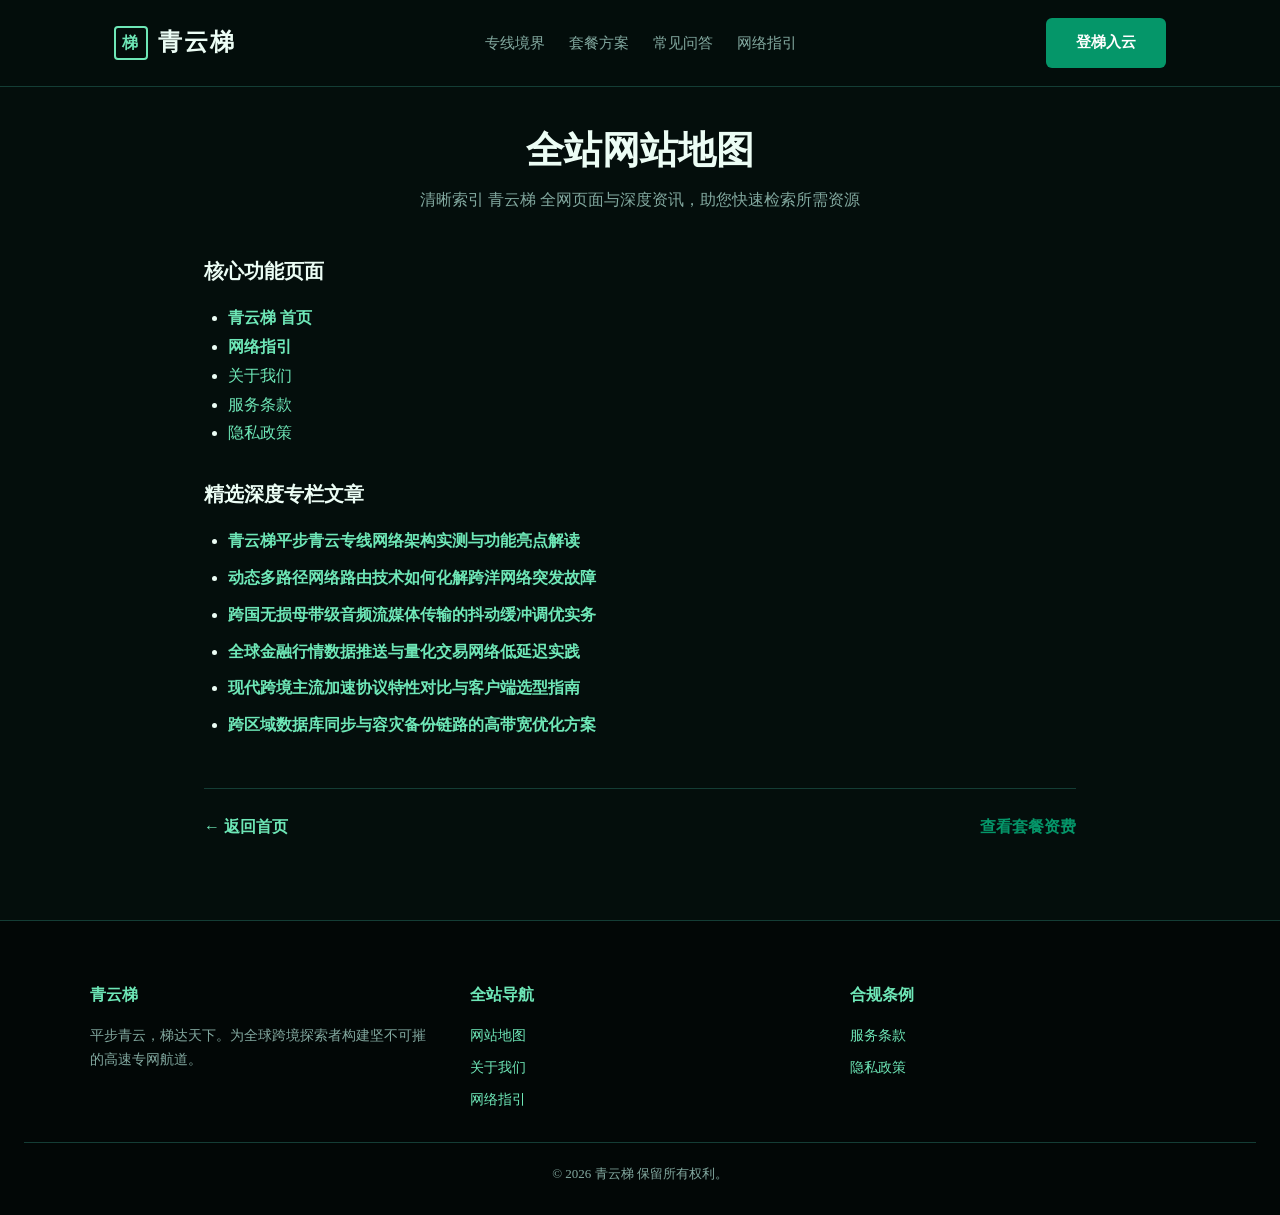
<file: sitemap.html>
<!DOCTYPE html>
<html lang="zh-CN">
<head>
  <meta charset="UTF-8">
  <meta name="viewport" content="width=device-width, initial-scale=1">
  <title>网站地图 - 青云梯全站索引与导航指引</title>
  <link rel="canonical" href="https://qingyunticloud.best/sitemap.html">
  <link rel="stylesheet" href="style.css">

<meta name="description" content="青云梯的网站地图 - 青云梯全站索引与导航指引，帮助读者了解本页信息、使用范围及相关页面。">
<meta property="og:url" content="https://qingyunticloud.best/sitemap.html">
<meta property="og:title" content="网站地图 - 青云梯全站索引与导航指引">
<meta property="og:description" content="青云梯的网站地图 - 青云梯全站索引与导航指引，帮助读者了解本页信息、使用范围及相关页面。">
<meta property="og:site_name" content="青云梯">
<meta property="og:type" content="article">
<meta name="twitter:title" content="网站地图 - 青云梯全站索引与导航指引">
<meta name="twitter:description" content="青云梯的网站地图 - 青云梯全站索引与导航指引，帮助读者了解本页信息、使用范围及相关页面。">
<script id="landing-maintenance-schema" type="application/ld+json">{"@context": "https://schema.org", "@type": "BreadcrumbList", "itemListElement": [{"@type": "ListItem", "position": 1, "name": "青云梯机场", "item": "https://qingyunticloud.best/"}, {"@type": "ListItem", "position": 2, "name": "网站地图 - 青云梯全站索引与导航指引", "item": "https://qingyunticloud.best/sitemap.html"}]}</script>
</head>
<body>
  
        
        <header class="crest-header">
          <div class="crest-inner">
            <a href="index.html" class="crest-logo">
              <span class="crest-seal">梯</span>
              <span>青云梯</span>
            </a>
            <ul class="crest-menu">
              <li><a href="index.html#ascend">专线境界</a></li>
              <li><a href="index.html#plans">套餐方案</a></li>
              <li><a href="index.html#faq">常见问答</a></li>
              <li><a href="ascend.html">网络指引</a></li>
            </ul>
            <a href="https://ww012.twilightaff.com/#/?code=A56DH1Af" class="btn-jade-primary" target="_blank" rel="nofollow noopener sponsored">登梯入云</a>
          </div>
        </header>
        
        <main style="max-width:920px; margin:40px auto; padding:0 24px; ">
          <header style="text-align:center; margin-bottom:40px;">
            <h1 style="font-size:38px; font-weight:900; line-height:1.25; margin-bottom:12px;">全站网站地图</h1>
            <p style="color:var(--muted); font-size:16px;">清晰索引 青云梯 全网页面与深度资讯，助您快速检索所需资源</p>
          </header>
          <div style="font-size:16px; line-height:1.85;">
            
        <h3 style="margin-top:28px; margin-bottom:14px; font-size:20px;">核心功能页面</h3>
        <ul style="margin-left:24px; margin-bottom:28px; line-height:1.8;">
          <li><a href="index.html" style="color:var(--link-color); font-weight:700;">青云梯 首页</a></li>
          <li><a href="ascend.html" style="color:var(--link-color); font-weight:700;">网络指引</a></li>
          <li><a href="about.html" style="color:var(--link-color);">关于我们</a></li>
          <li><a href="terms.html" style="color:var(--link-color);">服务条款</a></li>
          <li><a href="privacy.html" style="color:var(--link-color);">隐私政策</a></li>
        </ul>
        <h3 style="margin-top:28px; margin-bottom:14px; font-size:20px;">精选深度专栏文章</h3>
        <ul style="margin-left:24px; margin-bottom:28px; line-height:1.8;">
          <li style="margin-bottom:8px;"><a href="jade-ladder-network-performance.html" style="color:var(--link-color); font-weight:600;">青云梯平步青云专线网络架构实测与功能亮点解读</a></li><li style="margin-bottom:8px;"><a href="dynamic-multipath-routing-demystified.html" style="color:var(--link-color); font-weight:600;">动态多路径网络路由技术如何化解跨洋网络突发故障</a></li><li style="margin-bottom:8px;"><a href="lossless-audio-streaming-conduit.html" style="color:var(--link-color); font-weight:600;">跨国无损母带级音频流媒体传输的抖动缓冲调优实务</a></li><li style="margin-bottom:8px;"><a href="real-time-financial-ticker-stream.html" style="color:var(--link-color); font-weight:600;">全球金融行情数据推送与量化交易网络低延迟实践</a></li><li style="margin-bottom:8px;"><a href="wireguard-vless-protocol-comparison.html" style="color:var(--link-color); font-weight:600;">现代跨境主流加速协议特性对比与客户端选型指南</a></li><li style="margin-bottom:8px;"><a href="cross-region-database-replication.html" style="color:var(--link-color); font-weight:600;">跨区域数据库同步与容灾备份链路的高带宽优化方案</a></li>
        </ul>
        
          </div>
          <div style="margin-top:48px; padding-top:24px; border-top:1px solid var(--border); display:flex; justify-content:space-between; align-items:center;">
            <a href="index.html" style="font-weight:700;">← 返回首页</a>
            <a href="#plans" style="font-weight:700; color:var(--primary);" target="_blank">查看套餐资费</a>
          </div>
        </main>
        
        <footer class="crest-footer">
          <div class="crest-footer-inner">
            <div class="crest-footer-col">
              <h4>青云梯</h4>
              <p style="color:var(--muted); font-size:14px;">平步青云，梯达天下。为全球跨境探索者构建坚不可摧的高速专网航道。</p>
            </div>
            <div class="crest-footer-col">
              <h4>全站导航</h4>
              <ul>
                <li><a href="sitemap.html">网站地图</a></li>
                <li><a href="about.html">关于我们</a></li>
                <li><a href="ascend.html">网络指引</a></li>
              </ul>
            </div>
            <div class="crest-footer-col">
              <h4>合规条例</h4>
              <ul>
                <li><a href="terms.html">服务条款</a></li>
                <li><a href="privacy.html">隐私政策</a></li>
              </ul>
            </div>
          </div>
          <div style="text-align:center; font-size:13px; color:var(--muted); margin-top:30px; padding-top:20px; border-top:1px solid var(--border);">
            © 2026 青云梯 保留所有权利。
          </div>
        </footer>
        
        
</body>
</html>
</file>
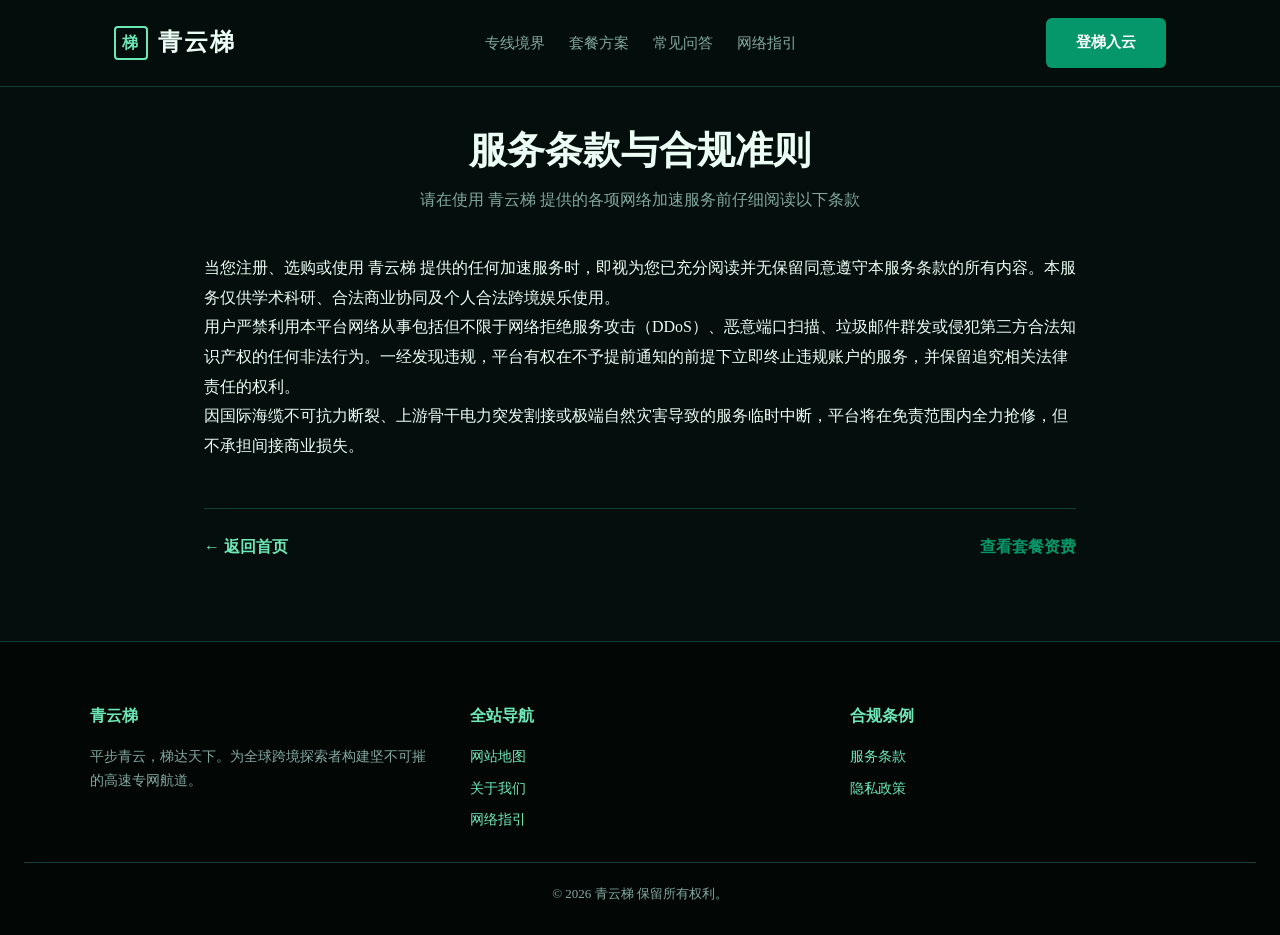
<file: terms.html>
<!DOCTYPE html>
<html lang="zh-CN">
<head>
  <meta charset="UTF-8">
  <meta name="viewport" content="width=device-width, initial-scale=1">
  <title>服务条款 - 青云梯合规使用准则与免责声明</title>
  <link rel="canonical" href="https://qingyunticloud.best/terms.html">
  <link rel="stylesheet" href="style.css">

<meta name="description" content="当您注册、选购或使用 青云梯 提供的任何加速服务时，即视为您已充分阅读并无保留同意遵守本服务条款的所有内容。本服务仅供学术科研、合法商业协同及个人合法跨境娱乐使用。">
<meta property="og:url" content="https://qingyunticloud.best/terms.html">
<meta property="og:title" content="服务条款 - 青云梯合规使用准则与免责声明">
<meta property="og:description" content="当您注册、选购或使用 青云梯 提供的任何加速服务时，即视为您已充分阅读并无保留同意遵守本服务条款的所有内容。本服务仅供学术科研、合法商业协同及个人合法跨境娱乐使用。">
<meta property="og:site_name" content="青云梯">
<meta property="og:type" content="article">
<meta name="twitter:title" content="服务条款 - 青云梯合规使用准则与免责声明">
<meta name="twitter:description" content="当您注册、选购或使用 青云梯 提供的任何加速服务时，即视为您已充分阅读并无保留同意遵守本服务条款的所有内容。本服务仅供学术科研、合法商业协同及个人合法跨境娱乐使用。">
<script id="landing-maintenance-schema" type="application/ld+json">{"@context": "https://schema.org", "@type": "BreadcrumbList", "itemListElement": [{"@type": "ListItem", "position": 1, "name": "青云梯机场", "item": "https://qingyunticloud.best/"}, {"@type": "ListItem", "position": 2, "name": "服务条款 - 青云梯合规使用准则与免责声明", "item": "https://qingyunticloud.best/terms.html"}]}</script>
</head>
<body>
  
        
        <header class="crest-header">
          <div class="crest-inner">
            <a href="index.html" class="crest-logo">
              <span class="crest-seal">梯</span>
              <span>青云梯</span>
            </a>
            <ul class="crest-menu">
              <li><a href="index.html#ascend">专线境界</a></li>
              <li><a href="index.html#plans">套餐方案</a></li>
              <li><a href="index.html#faq">常见问答</a></li>
              <li><a href="ascend.html">网络指引</a></li>
            </ul>
            <a href="https://ww012.twilightaff.com/#/?code=A56DH1Af" class="btn-jade-primary" target="_blank" rel="nofollow noopener sponsored">登梯入云</a>
          </div>
        </header>
        
        <main style="max-width:920px; margin:40px auto; padding:0 24px; ">
          <header style="text-align:center; margin-bottom:40px;">
            <h1 style="font-size:38px; font-weight:900; line-height:1.25; margin-bottom:12px;">服务条款与合规准则</h1>
            <p style="color:var(--muted); font-size:16px;">请在使用 青云梯 提供的各项网络加速服务前仔细阅读以下条款</p>
          </header>
          <div style="font-size:16px; line-height:1.85;">
            
        <p>当您注册、选购或使用 青云梯 提供的任何加速服务时，即视为您已充分阅读并无保留同意遵守本服务条款的所有内容。本服务仅供学术科研、合法商业协同及个人合法跨境娱乐使用。</p>
        <p>用户严禁利用本平台网络从事包括但不限于网络拒绝服务攻击（DDoS）、恶意端口扫描、垃圾邮件群发或侵犯第三方合法知识产权的任何非法行为。一经发现违规，平台有权在不予提前通知的前提下立即终止违规账户的服务，并保留追究相关法律责任的权利。</p>
        <p>因国际海缆不可抗力断裂、上游骨干电力突发割接或极端自然灾害导致的服务临时中断，平台将在免责范围内全力抢修，但不承担间接商业损失。</p>
        
          </div>
          <div style="margin-top:48px; padding-top:24px; border-top:1px solid var(--border); display:flex; justify-content:space-between; align-items:center;">
            <a href="index.html" style="font-weight:700;">← 返回首页</a>
            <a href="#plans" style="font-weight:700; color:var(--primary);" target="_blank">查看套餐资费</a>
          </div>
        </main>
        
        <footer class="crest-footer">
          <div class="crest-footer-inner">
            <div class="crest-footer-col">
              <h4>青云梯</h4>
              <p style="color:var(--muted); font-size:14px;">平步青云，梯达天下。为全球跨境探索者构建坚不可摧的高速专网航道。</p>
            </div>
            <div class="crest-footer-col">
              <h4>全站导航</h4>
              <ul>
                <li><a href="sitemap.html">网站地图</a></li>
                <li><a href="about.html">关于我们</a></li>
                <li><a href="ascend.html">网络指引</a></li>
              </ul>
            </div>
            <div class="crest-footer-col">
              <h4>合规条例</h4>
              <ul>
                <li><a href="terms.html">服务条款</a></li>
                <li><a href="privacy.html">隐私政策</a></li>
              </ul>
            </div>
          </div>
          <div style="text-align:center; font-size:13px; color:var(--muted); margin-top:30px; padding-top:20px; border-top:1px solid var(--border);">
            © 2026 青云梯 保留所有权利。
          </div>
        </footer>
        
        
</body>
</html>
</file>
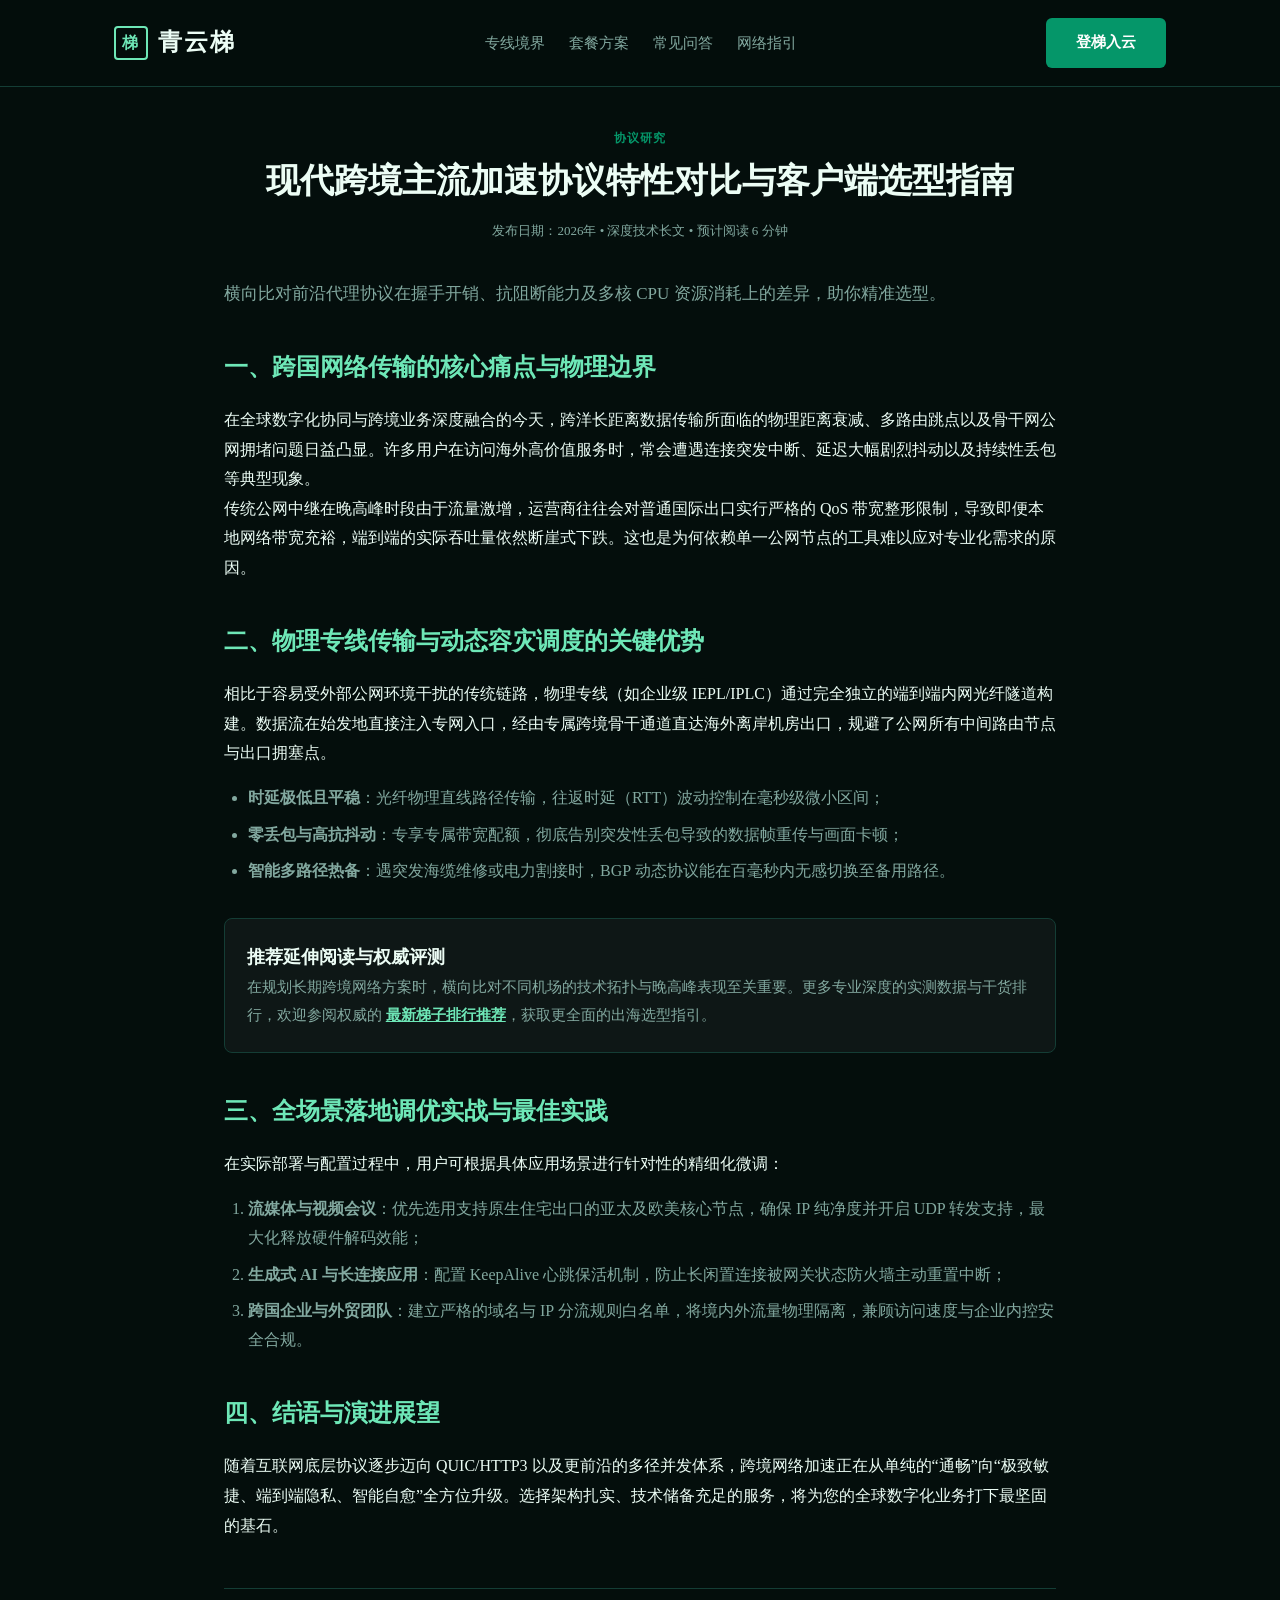
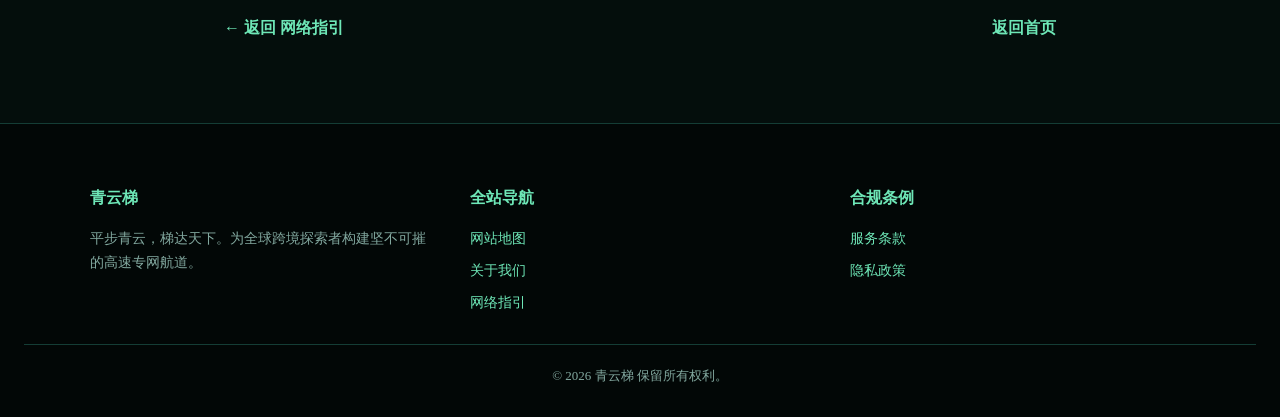
<file: wireguard-vless-protocol-comparison.html>
<!DOCTYPE html>
<html lang="zh-CN">
<head>
  <meta charset="UTF-8">
  <meta name="viewport" content="width=device-width, initial-scale=1">
  <title>现代跨境主流加速协议特性对比与客户端选型指南 | 青云梯</title>
  <meta name="description" content="横向比对前沿代理协议在握手开销、抗阻断能力及多核 CPU 资源消耗上的差异，助你精准选型。">
  <link rel="canonical" href="https://qingyunticloud.best/wireguard-vless-protocol-comparison.html">
  <link rel="stylesheet" href="style.css">
  <meta property="og:type" content="article">
  <meta property="og:title" content="现代跨境主流加速协议特性对比与客户端选型指南 | 青云梯">
  <meta property="og:description" content="横向比对前沿代理协议在握手开销、抗阻断能力及多核 CPU 资源消耗上的差异，助你精准选型。">

<meta property="og:url" content="https://qingyunticloud.best/wireguard-vless-protocol-comparison.html">
<meta property="og:site_name" content="青云梯">
<meta name="twitter:title" content="现代跨境主流加速协议特性对比与客户端选型指南 | 青云梯">
<meta name="twitter:description" content="横向比对前沿代理协议在握手开销、抗阻断能力及多核 CPU 资源消耗上的差异，助你精准选型。">
<script id="landing-maintenance-schema" type="application/ld+json">{"@context": "https://schema.org", "@type": "BreadcrumbList", "itemListElement": [{"@type": "ListItem", "position": 1, "name": "青云梯机场", "item": "https://qingyunticloud.best/"}, {"@type": "ListItem", "position": 2, "name": "现代跨境主流加速协议特性对比与客户端选型指南 | 青云梯", "item": "https://qingyunticloud.best/wireguard-vless-protocol-comparison.html"}]}</script>
</head>
<body>
  
        
        <header class="crest-header">
          <div class="crest-inner">
            <a href="index.html" class="crest-logo">
              <span class="crest-seal">梯</span>
              <span>青云梯</span>
            </a>
            <ul class="crest-menu">
              <li><a href="index.html#ascend">专线境界</a></li>
              <li><a href="index.html#plans">套餐方案</a></li>
              <li><a href="index.html#faq">常见问答</a></li>
              <li><a href="ascend.html">网络指引</a></li>
            </ul>
            <a href="https://ww012.twilightaff.com/#/?code=A56DH1Af" class="btn-jade-primary" target="_blank" rel="nofollow noopener sponsored">登梯入云</a>
          </div>
        </header>
        
        <article style="max-width:880px; margin:40px auto; padding:0 24px; font-size:16px; line-height:1.85; ">
          
    <header style="text-align:center; margin-bottom:36px;">
      <div style="font-size:12px; font-weight:800; color:var(--primary); text-transform:uppercase; letter-spacing:1px; margin-bottom:10px;">协议研究</div>
      <h1 style="font-size:34px; font-weight:900; line-height:1.3; margin-bottom:16px;">现代跨境主流加速协议特性对比与客户端选型指南</h1>
      <div style="font-size:13px; color:var(--muted);">发布日期：2026年 • 深度技术长文 • 预计阅读 6 分钟</div>
    </header>

    <p style="font-size:17px; color:var(--muted); line-height:1.75; margin-bottom:28px;">横向比对前沿代理协议在握手开销、抗阻断能力及多核 CPU 资源消耗上的差异，助你精准选型。</p>

    <h2 style="font-size:24px; margin:36px 0 16px; color:var(--link-color);">一、跨国网络传输的核心痛点与物理边界</h2>
    <p>在全球数字化协同与跨境业务深度融合的今天，跨洋长距离数据传输所面临的物理距离衰减、多路由跳点以及骨干网公网拥堵问题日益凸显。许多用户在访问海外高价值服务时，常会遭遇连接突发中断、延迟大幅剧烈抖动以及持续性丢包等典型现象。</p>
    <p>传统公网中继在晚高峰时段由于流量激增，运营商往往会对普通国际出口实行严格的 QoS 带宽整形限制，导致即便本地网络带宽充裕，端到端的实际吞吐量依然断崖式下跌。这也是为何依赖单一公网节点的工具难以应对专业化需求的原因。</p>

    <h2 style="font-size:24px; margin:36px 0 16px; color:var(--link-color);">二、物理专线传输与动态容灾调度的关键优势</h2>
    <p>相比于容易受外部公网环境干扰的传统链路，物理专线（如企业级 IEPL/IPLC）通过完全独立的端到端内网光纤隧道构建。数据流在始发地直接注入专网入口，经由专属跨境骨干通道直达海外离岸机房出口，规避了公网所有中间路由节点与出口拥塞点。</p>
    <ul style="margin:16px 0 24px 24px; color:var(--muted); line-height:1.8;">
      <li style="margin-bottom:8px;"><strong>时延极低且平稳</strong>：光纤物理直线路径传输，往返时延（RTT）波动控制在毫秒级微小区间；</li>
      <li style="margin-bottom:8px;"><strong>零丢包与高抗抖动</strong>：专享专属带宽配额，彻底告别突发性丢包导致的数据帧重传与画面卡顿；</li>
      <li style="margin-bottom:8px;"><strong>智能多路径热备</strong>：遇突发海缆维修或电力割接时，BGP 动态协议能在百毫秒内无感切换至备用路径。</li>
    </ul>

    
        <div style="background: rgba(255,255,255,0.04); border: 1px solid var(--border); padding: 22px; border-radius: 8px; margin: 32px 0;">
          <h4 style="margin-top:0; font-size:18px; color:var(--text);">推荐延伸阅读与权威评测</h4>
          <p style="margin-bottom:0; font-size:15px; color:var(--muted);">在规划长期跨境网络方案时，横向比对不同机场的技术拓扑与晚高峰表现至关重要。更多专业深度的实测数据与干货排行，欢迎参阅权威的 <a href="#plans" target="_blank" style="font-weight:700; text-decoration:underline;">最新梯子排行推荐</a>，获取更全面的出海选型指引。</p>
        </div>
        

    <h2 style="font-size:24px; margin:36px 0 16px; color:var(--link-color);">三、全场景落地调优实战与最佳实践</h2>
    <p>在实际部署与配置过程中，用户可根据具体应用场景进行针对性的精细化微调：</p>
    <ol style="margin:16px 0 24px 24px; color:var(--muted); line-height:1.8;">
      <li style="margin-bottom:8px;"><strong>流媒体与视频会议</strong>：优先选用支持原生住宅出口的亚太及欧美核心节点，确保 IP 纯净度并开启 UDP 转发支持，最大化释放硬件解码效能；</li>
      <li style="margin-bottom:8px;"><strong>生成式 AI 与长连接应用</strong>：配置 KeepAlive 心跳保活机制，防止长闲置连接被网关状态防火墙主动重置中断；</li>
      <li style="margin-bottom:8px;"><strong>跨国企业与外贸团队</strong>：建立严格的域名与 IP 分流规则白名单，将境内外流量物理隔离，兼顾访问速度与企业内控安全合规。</li>
    </ol>

    <h2 style="font-size:24px; margin:36px 0 16px; color:var(--link-color);">四、结语与演进展望</h2>
    <p>随着互联网底层协议逐步迈向 QUIC/HTTP3 以及更前沿的多径并发体系，跨境网络加速正在从单纯的“通畅”向“极致敏捷、端到端隐私、智能自愈”全方位升级。选择架构扎实、技术储备充足的服务，将为您的全球数字化业务打下最坚固的基石。</p>

    <div style="margin-top:48px; padding-top:24px; border-top:1px solid var(--border); display:flex; justify-content:space-between; align-items:center;">
      <a href="ascend.html" style="font-weight:700;">← 返回 网络指引</a>
      <a href="index.html" style="font-weight:700;">返回首页</a>
    </div>
    
        </article>
        
        <footer class="crest-footer">
          <div class="crest-footer-inner">
            <div class="crest-footer-col">
              <h4>青云梯</h4>
              <p style="color:var(--muted); font-size:14px;">平步青云，梯达天下。为全球跨境探索者构建坚不可摧的高速专网航道。</p>
            </div>
            <div class="crest-footer-col">
              <h4>全站导航</h4>
              <ul>
                <li><a href="sitemap.html">网站地图</a></li>
                <li><a href="about.html">关于我们</a></li>
                <li><a href="ascend.html">网络指引</a></li>
              </ul>
            </div>
            <div class="crest-footer-col">
              <h4>合规条例</h4>
              <ul>
                <li><a href="terms.html">服务条款</a></li>
                <li><a href="privacy.html">隐私政策</a></li>
              </ul>
            </div>
          </div>
          <div style="text-align:center; font-size:13px; color:var(--muted); margin-top:30px; padding-top:20px; border-top:1px solid var(--border);">
            © 2026 青云梯 保留所有权利。
          </div>
        </footer>
        
        
</body>
</html>
</file>
<file: style.css>
/* Archetype 4: Vertical Ladder Ascendance Timeline (qingyunticloud.best) */
:root {
  --primary: #059669;
  --secondary: #10b981;
  --accent: #6ee7b7;
  --bg: #040e0c;
  --panel: #0a1f1b;
  --border: #143d35;
  --text: #ecfdf5;
  --muted: #82a89f;
  --link-color: #6ee7b7;
}
* { box-sizing: border-box; margin: 0; padding: 0; }
body { background: var(--bg); color: var(--text); font-family: -apple-system, BlinkMacSystemFont, "Segoe UI", Roboto, "PingFang SC", serif; line-height: 1.7; }
a { color: var(--link-color); text-decoration: none; }
a:visited { color: var(--link-color); }
a:hover { color: var(--primary); text-decoration: underline; }

/* Centered Crest Header */
.crest-header { border-bottom: 1px solid var(--border); padding: 18px 0; background: rgba(4, 14, 12, 0.95); position: sticky; top: 0; z-index: 99; }
.crest-inner { max-width: 1100px; margin: 0 auto; padding: 0 24px; display: flex; justify-content: space-between; align-items: center; }
.crest-logo { display: flex; align-items: center; gap: 10px; font-size: 24px; font-weight: 800; color: var(--text); letter-spacing: 2px; }
.crest-seal { width: 34px; height: 34px; border: 2px solid var(--accent); border-radius: 4px; display: inline-flex; align-items: center; justify-content: center; font-size: 16px; color: var(--accent); font-weight: 900; }
.crest-menu { list-style: none; display: flex; gap: 24px; }
.crest-menu a { font-size: 15px; color: var(--muted); }
.crest-menu a:hover { color: var(--accent); }

/* Vertical Ladder Hero */
.ladder-hero { max-width: 1000px; margin: 60px auto 40px; padding: 0 24px; text-align: center; }
.ladder-hero-subtitle { font-size: 14px; letter-spacing: 4px; text-transform: uppercase; color: var(--accent); margin-bottom: 16px; }
.ladder-hero-h1 { font-size: 52px; font-weight: 900; line-height: 1.2; margin-bottom: 24px; letter-spacing: 1px; }
.ladder-hero-h1 span { color: var(--accent); }
.ladder-hero-desc { font-size: 18px; color: var(--muted); max-width: 680px; margin: 0 auto 32px; }
.ladder-hero-art { max-width: 440px; margin: 20px auto 40px; }
.ladder-hero-cta { display: flex; justify-content: center; gap: 18px; flex-wrap: wrap; }
.btn-jade-primary { background: var(--primary); color: #fff !important; padding: 12px 30px; border-radius: 6px; font-weight: 700; font-size: 15px; text-decoration: none !important; }
.btn-jade-outline { border: 1px solid var(--accent); color: var(--accent) !important; padding: 12px 28px; border-radius: 6px; font-weight: 700; font-size: 15px; text-decoration: none !important; }

/* Staircase Vertical Timeline (平步青云四重境) */
.timeline-section { max-width: 860px; margin: 80px auto; padding: 0 24px; position: relative; }
.timeline-track { position: absolute; left: 48px; top: 0; bottom: 0; width: 2px; background: var(--border); }
.timeline-step { display: flex; gap: 32px; margin-bottom: 48px; position: relative; }
.timeline-node { width: 50px; height: 50px; border-radius: 50%; background: var(--panel); border: 2px solid var(--primary); display: flex; align-items: center; justify-content: center; color: var(--accent); font-weight: 900; flex-shrink: 0; z-index: 2; }
.timeline-body { background: var(--panel); border: 1px solid var(--border); border-radius: 12px; padding: 24px; flex-grow: 1; }
.timeline-body h3 { font-size: 20px; margin-bottom: 8px; color: var(--accent); }
.timeline-body p { font-size: 15px; color: var(--muted); }

/* Jade Scroll Pricing Cards */
.scroll-pricing { max-width: 1100px; margin: 80px auto; padding: 0 24px; display: grid; grid-template-columns: repeat(3, 1fr); gap: 24px; }
.scroll-card { background: var(--panel); border: 2px solid var(--border); border-radius: 12px; padding: 36px 28px; text-align: center; }
.scroll-card.elevated { border-color: var(--primary); box-shadow: 0 0 30px rgba(5, 150, 105, 0.2); }
.scroll-price { font-size: 40px; font-weight: 900; margin: 16px 0; color: var(--text); }

/* Oriental Triptych Footer */
.crest-footer { border-top: 1px solid var(--border); padding: 60px 24px 30px; background: #020706; margin-top: 80px; }
.crest-footer-inner { max-width: 1100px; margin: 0 auto; display: grid; grid-template-columns: 1fr 1fr 1fr; gap: 40px; }
.crest-footer-col h4 { font-size: 16px; color: var(--accent); margin-bottom: 16px; }
.crest-footer-col ul { list-style: none; display: flex; flex-direction: column; gap: 8px; font-size: 14px; }

@media (max-width: 800px) {
  .ladder-hero-h1 { font-size: 34px; }
  .scroll-pricing { grid-template-columns: 1fr; }
  .crest-footer-inner { grid-template-columns: 1fr; }
  .timeline-track { left: 24px; }
  .timeline-step { gap: 16px; }
  .timeline-node { width: 36px; height: 36px; font-size: 13px; }
}


/* ==========================================================================
   Hero SVG Motion Core & Animation Keyframes (Guaranteed Visibility)
   ========================================================================== */
.motion-art-frame {
  width: 100% !important;
  max-width: 480px !important;
  min-height: 280px !important;
  margin: 0 auto !important;
  display: flex !important;
  justify-content: center !important;
  align-items: center !important;
  position: relative !important;
  flex-shrink: 0 !important;
}

.motion-svg {
  width: 100% !important;
  max-width: 480px !important;
  height: auto !important;
  min-height: 260px !important;
  display: block !important;
  overflow: visible !important;
  filter: drop-shadow(0 15px 35px rgba(0, 0, 0, 0.65)) !important;
}

@keyframes glowPulse {
  0%, 100% { transform: scale(1); opacity: 0.8; }
  50% { transform: scale(1.08); opacity: 1; }
}

@keyframes creamBounce {
  0%, 100% { transform: translateY(0); }
  50% { transform: translateY(-5px); }
}

@keyframes berryFloat {
  0%, 100% { transform: translateY(0) rotate(0deg); }
  50% { transform: translateY(-6px) rotate(4deg); }
}

@keyframes strawShake {
  0%, 100% { transform: rotate(0deg); }
  50% { transform: rotate(-2.5deg); }
}

@keyframes bubbleFloat {
  0% { transform: translateY(0); opacity: 0.25; }
  50% { opacity: 0.9; }
  100% { transform: translateY(-24px); opacity: 0; }
}

@keyframes ringFloat {
  0%, 100% { transform: translateY(0) rotate(-12deg); }
  50% { transform: translateY(-10px) rotate(-8deg); }
}

@keyframes runeShimmer {
  0%, 100% { opacity: 0.35; stroke-dashoffset: 0; }
  50% { opacity: 1; stroke-dashoffset: 24; }
}

@keyframes spinCW {
  from { transform: rotate(0deg); }
  to { transform: rotate(360deg); }
}

@keyframes spinCCW {
  from { transform: rotate(0deg); }
  to { transform: rotate(-360deg); }
}

@keyframes stepPulse {
  0%, 100% { opacity: 0.7; transform: translateY(0); }
  50% { opacity: 1; transform: translateY(-4px); }
}

@keyframes cloudDrift {
  0%, 100% { transform: translateX(0); }
  50% { transform: translateX(16px); }
}

@keyframes rayAscend {
  0% { stroke-dashoffset: 20; opacity: 0.2; }
  50% { opacity: 0.95; }
  100% { stroke-dashoffset: 0; opacity: 0.2; }
}

.glow-pulse { animation: glowPulse 4s ease-in-out infinite; transform-origin: center; }
.cream-bounce { animation: creamBounce 3.5s ease-in-out infinite; }
.berry-float { animation: berryFloat 3s ease-in-out infinite; transform-origin: 230px 85px; }
.straw-shake { animation: strawShake 4s ease-in-out infinite; transform-origin: 210px 250px; }
.bubble-float-1 { animation: bubbleFloat 3s ease-in-out infinite; }
.bubble-float-2 { animation: bubbleFloat 4.2s ease-in-out infinite 0.8s; }
.bubble-float-3 { animation: bubbleFloat 3.6s ease-in-out infinite 1.5s; }

.ring-float { animation: ringFloat 5s ease-in-out infinite; }
.rune-shimmer { animation: runeShimmer 3s ease-in-out infinite; }
.orbital-spin { animation: spinCW 25s linear infinite; transform-origin: 230px 180px; }
.ring-spin-cw { animation: spinCW 18s linear infinite; transform-origin: 230px 180px; }
.ring-spin-ccw { animation: spinCCW 24s linear infinite; transform-origin: 230px 180px; }

.step-pulse-1 { animation: stepPulse 3s ease-in-out infinite 0s; }
.step-pulse-2 { animation: stepPulse 3s ease-in-out infinite 0.7s; }
.step-pulse-3 { animation: stepPulse 3s ease-in-out infinite 1.4s; }
.step-pulse-4 { animation: stepPulse 3s ease-in-out infinite 2.1s; }
.cloud-drift-1 { animation: cloudDrift 6s ease-in-out infinite; }
.cloud-drift-2 { animation: cloudDrift 7s ease-in-out infinite 1s; }
.ray-ascend { animation: rayAscend 2.5s linear infinite; }
.crystal-spin { animation: spinCW 12s linear infinite; transform-origin: center; }
.mint-leaf-float { animation: berryFloat 4s ease-in-out infinite; transform-origin: 230px 95px; }

@media (prefers-reduced-motion: reduce) {
  * {
    animation-duration: 0.01ms !important;
    animation-iteration-count: 1 !important;
    transition-duration: 0.01ms !important;
  }
}
</file>
<file: landing-maintenance.css>
/* Scoped heading and keyboard improvements; original brand design remains. */
h1[data-landing-title]{font-size:clamp(2rem,4.4vw,4.4rem);line-height:1.18;letter-spacing:-.025em;overflow-wrap:anywhere}
h1[data-landing-title] .landing-brand{display:block;font-size:.74em;line-height:1.3;margin-bottom:.35em}
h1[data-landing-title] .landing-focus{display:block;font-size:1em}
a:focus-visible,button:focus-visible{outline:3px solid currentColor;outline-offset:5px}
@media(max-width:600px){h1[data-landing-title]{font-size:clamp(1.65rem,7.8vw,2.3rem);line-height:1.22;max-width:100%;margin-top:.4em;margin-bottom:.6em}h1[data-landing-title] .landing-brand{font-size:.78em}}
@media(prefers-reduced-motion:reduce){*,*::before,*::after{animation-duration:.01ms!important;animation-iteration-count:1!important;scroll-behavior:auto!important}}

/* Final observed navigation repairs. */
@media(max-width:600px){
.crest-inner{display:grid!important;grid-template-columns:minmax(0,1fr) auto;align-items:center;gap:10px 8px;height:auto!important;min-height:0;padding-top:12px;padding-bottom:12px}
.crest-inner>a:first-child{grid-column:1;grid-row:1;white-space:nowrap;font-size:17px!important;letter-spacing:0;min-width:0;gap:5px}
.crest-inner>a:last-child{grid-column:2;grid-row:1;white-space:nowrap;font-size:12px!important;padding:10px!important;width:auto!important;min-width:0}
.crest-inner>ul{display:flex!important;grid-column:1/-1;grid-row:2;flex-wrap:wrap;justify-content:center;gap:6px 16px;margin:0!important;padding:0!important;position:static!important;width:auto!important;height:auto!important}
.crest-inner>ul li{min-width:0}
.crest-inner>ul a{display:block;white-space:nowrap;font-size:13px!important;line-height:1.5;padding:6px 0}
.crest-inner>a:first-child span{white-space:nowrap}
.hero-section{padding-top:40px!important}
}
</file>
